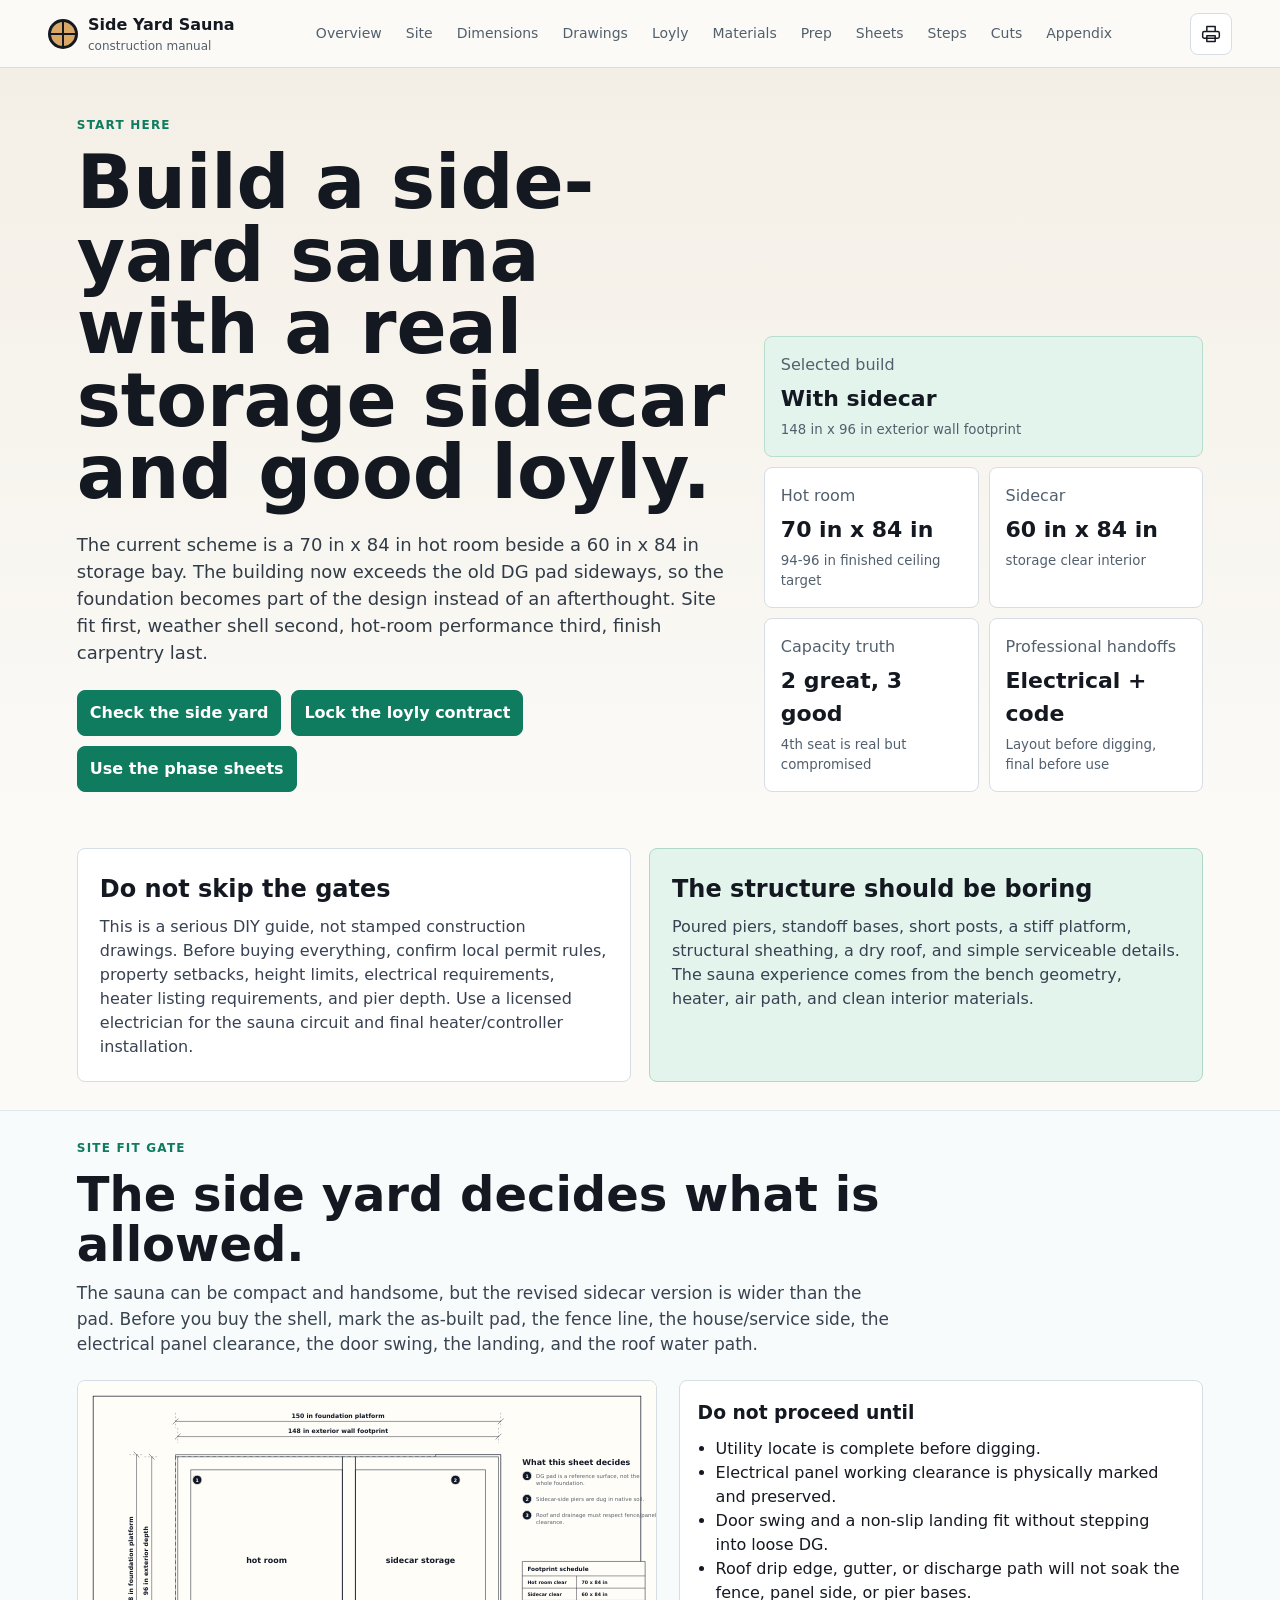
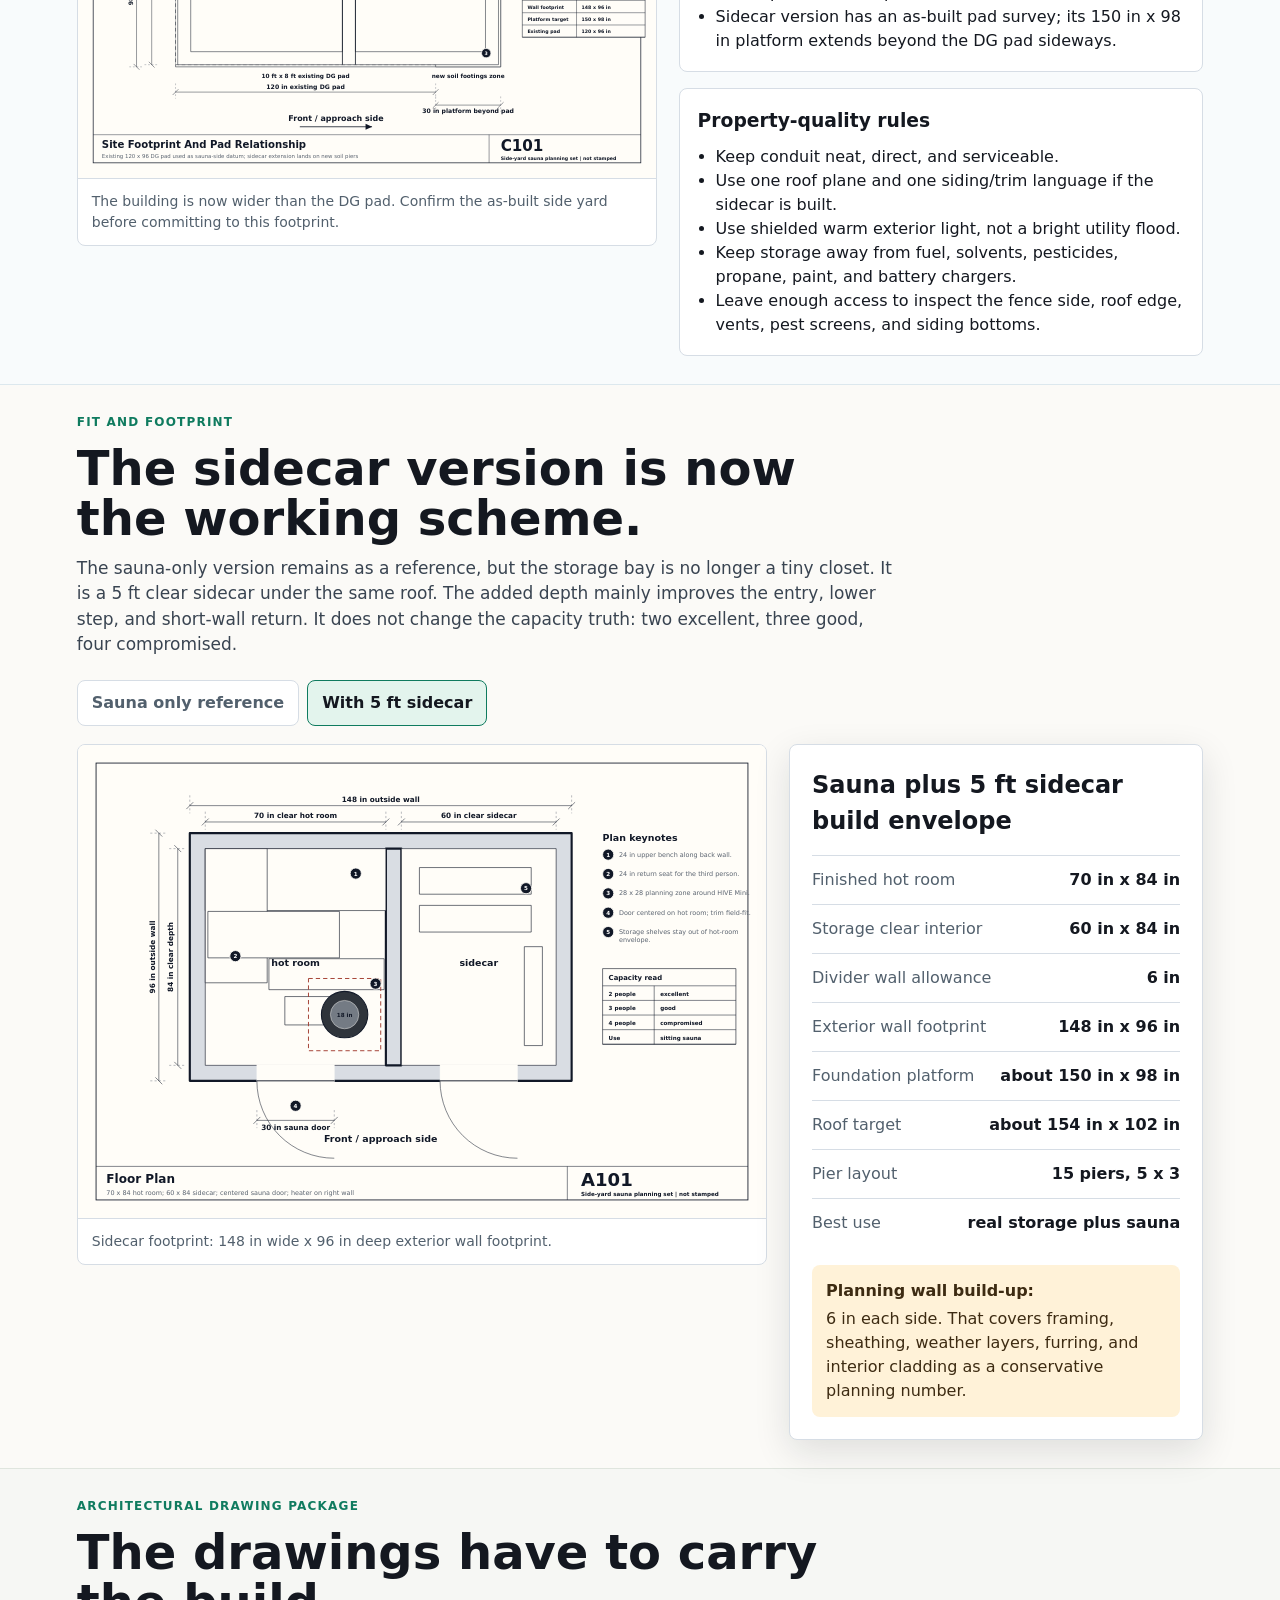
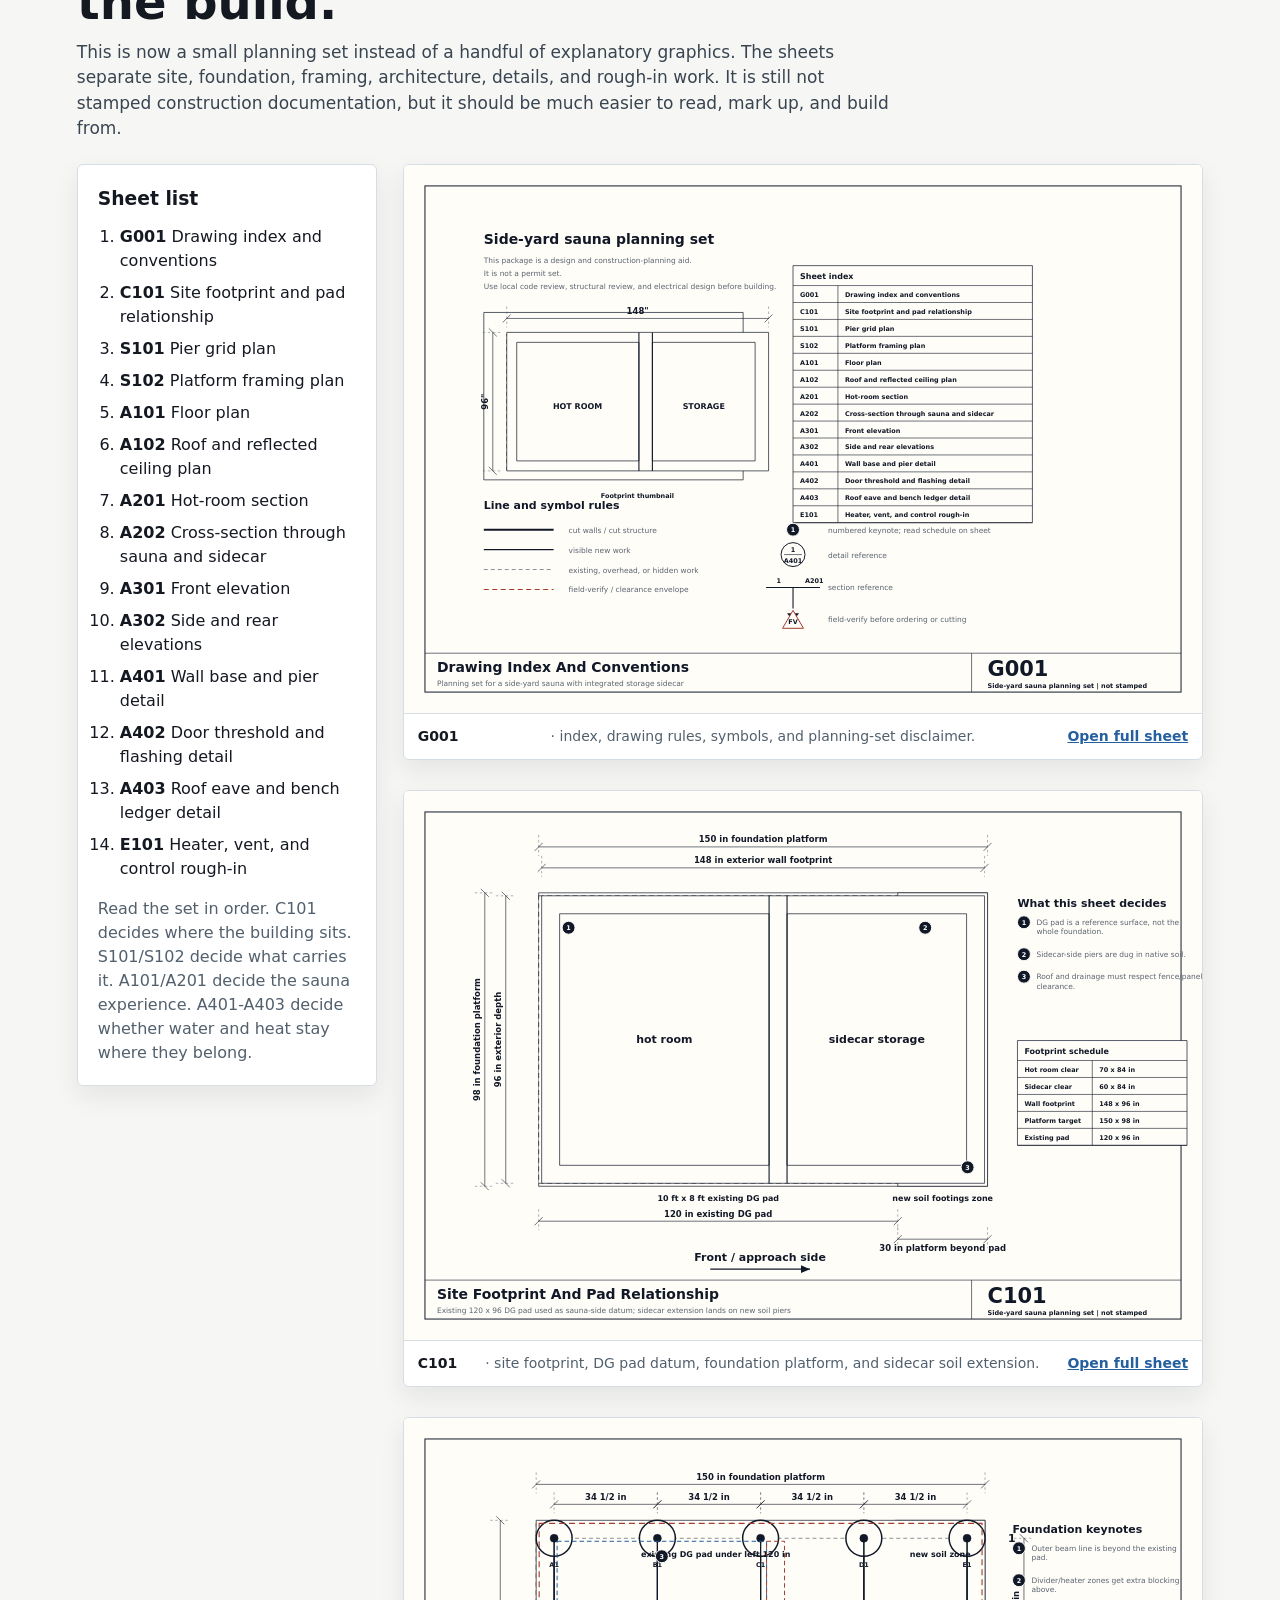
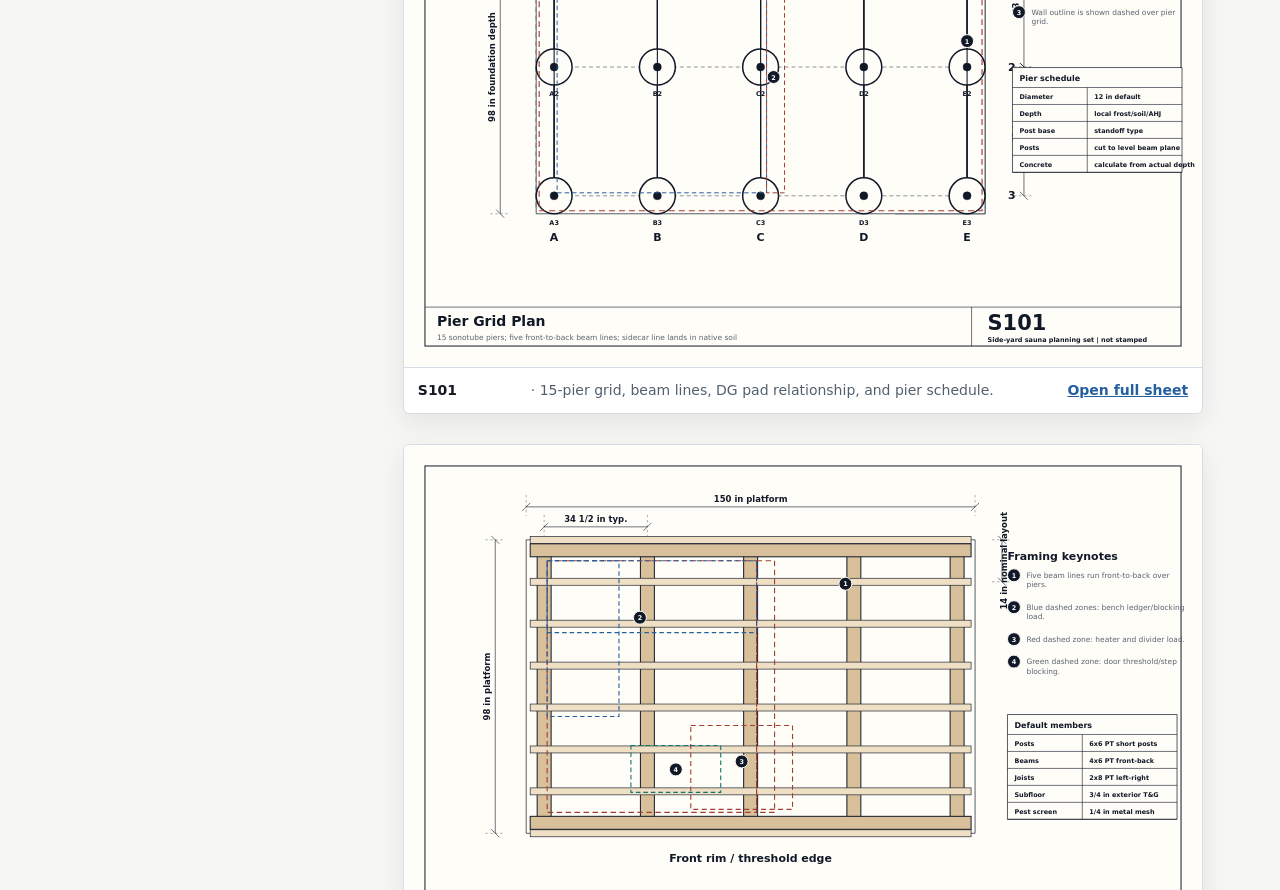
<file: index.html>
<!doctype html>
<html lang="en">
  <head>
    <meta charset="utf-8" />
    <meta name="viewport" content="width=device-width, initial-scale=1" />
    <meta http-equiv="refresh" content="0; url=sauna-manual/" />
    <title>Side Yard Sauna Manual</title>
    <link rel="canonical" href="sauna-manual/" />
  </head>
  <body>
    <p><a href="sauna-manual/">Open the side yard sauna construction manual</a>.</p>
  </body>
</html>
</file>
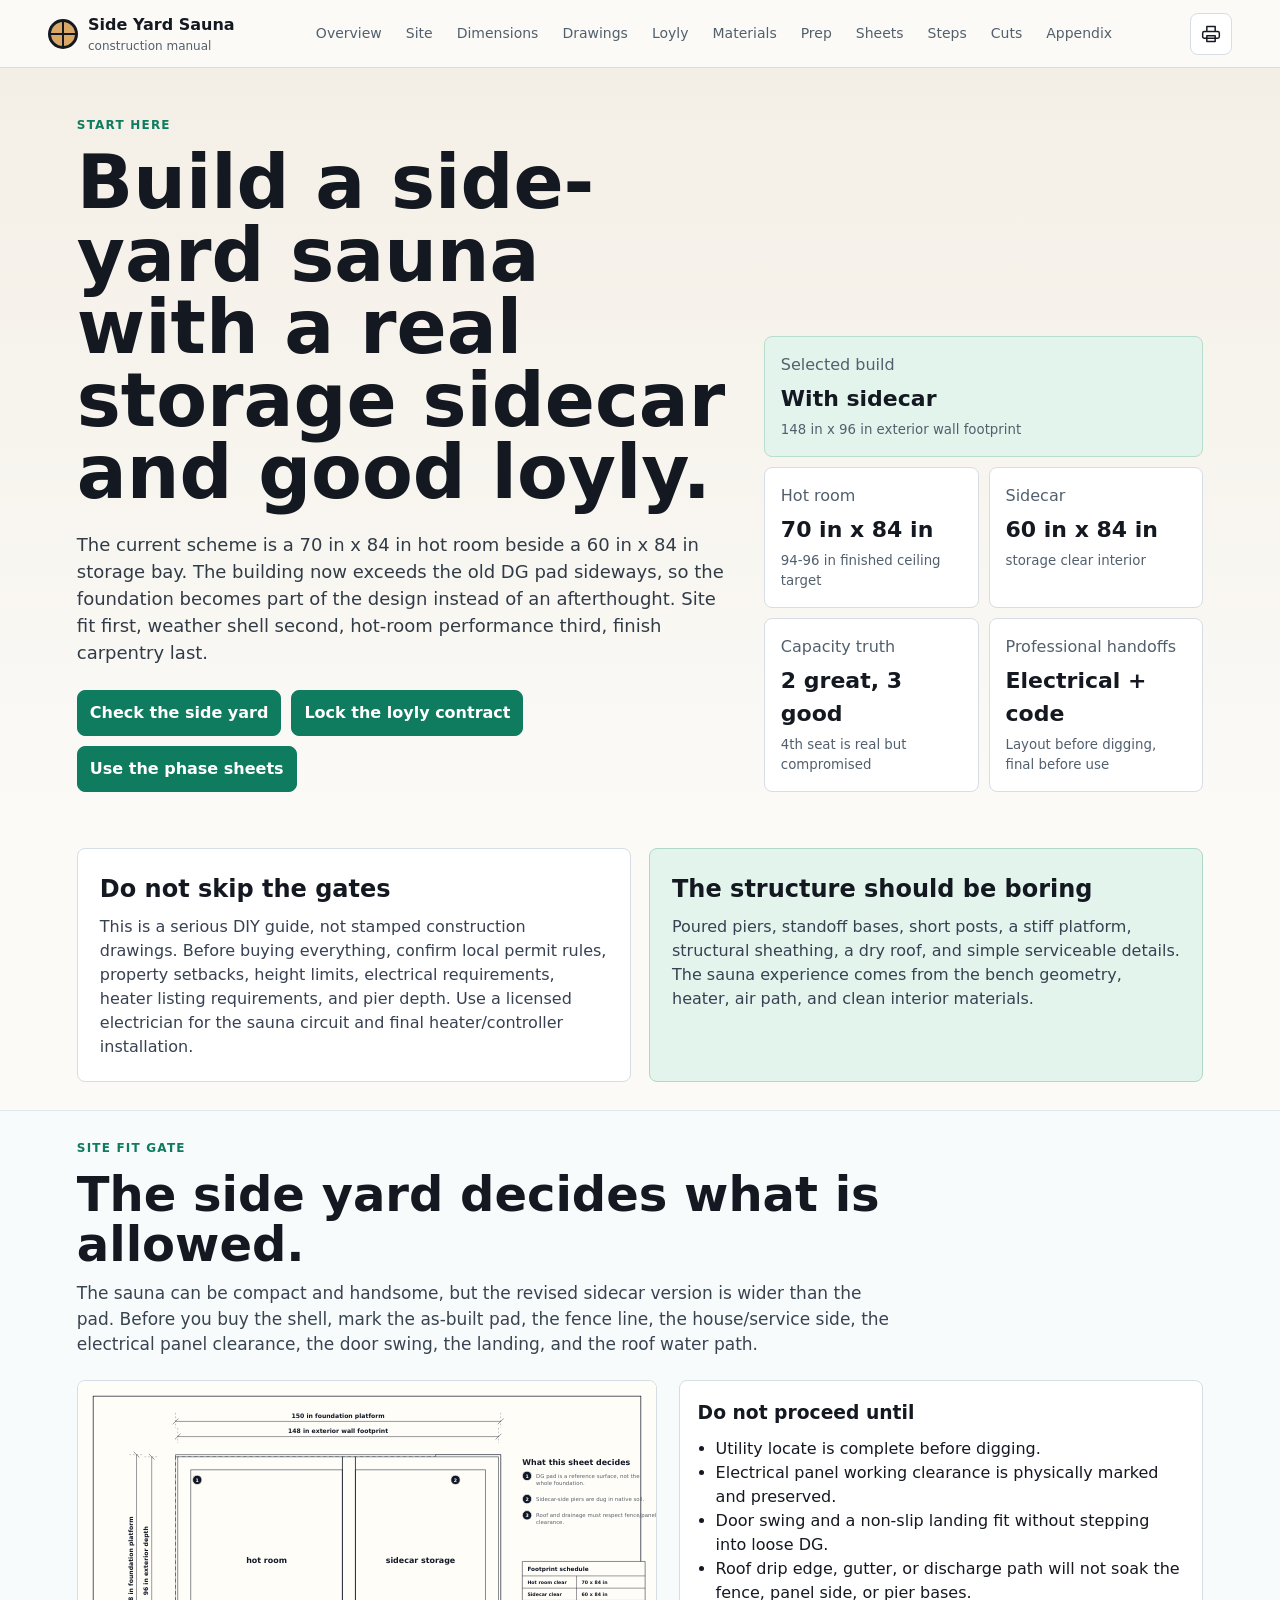
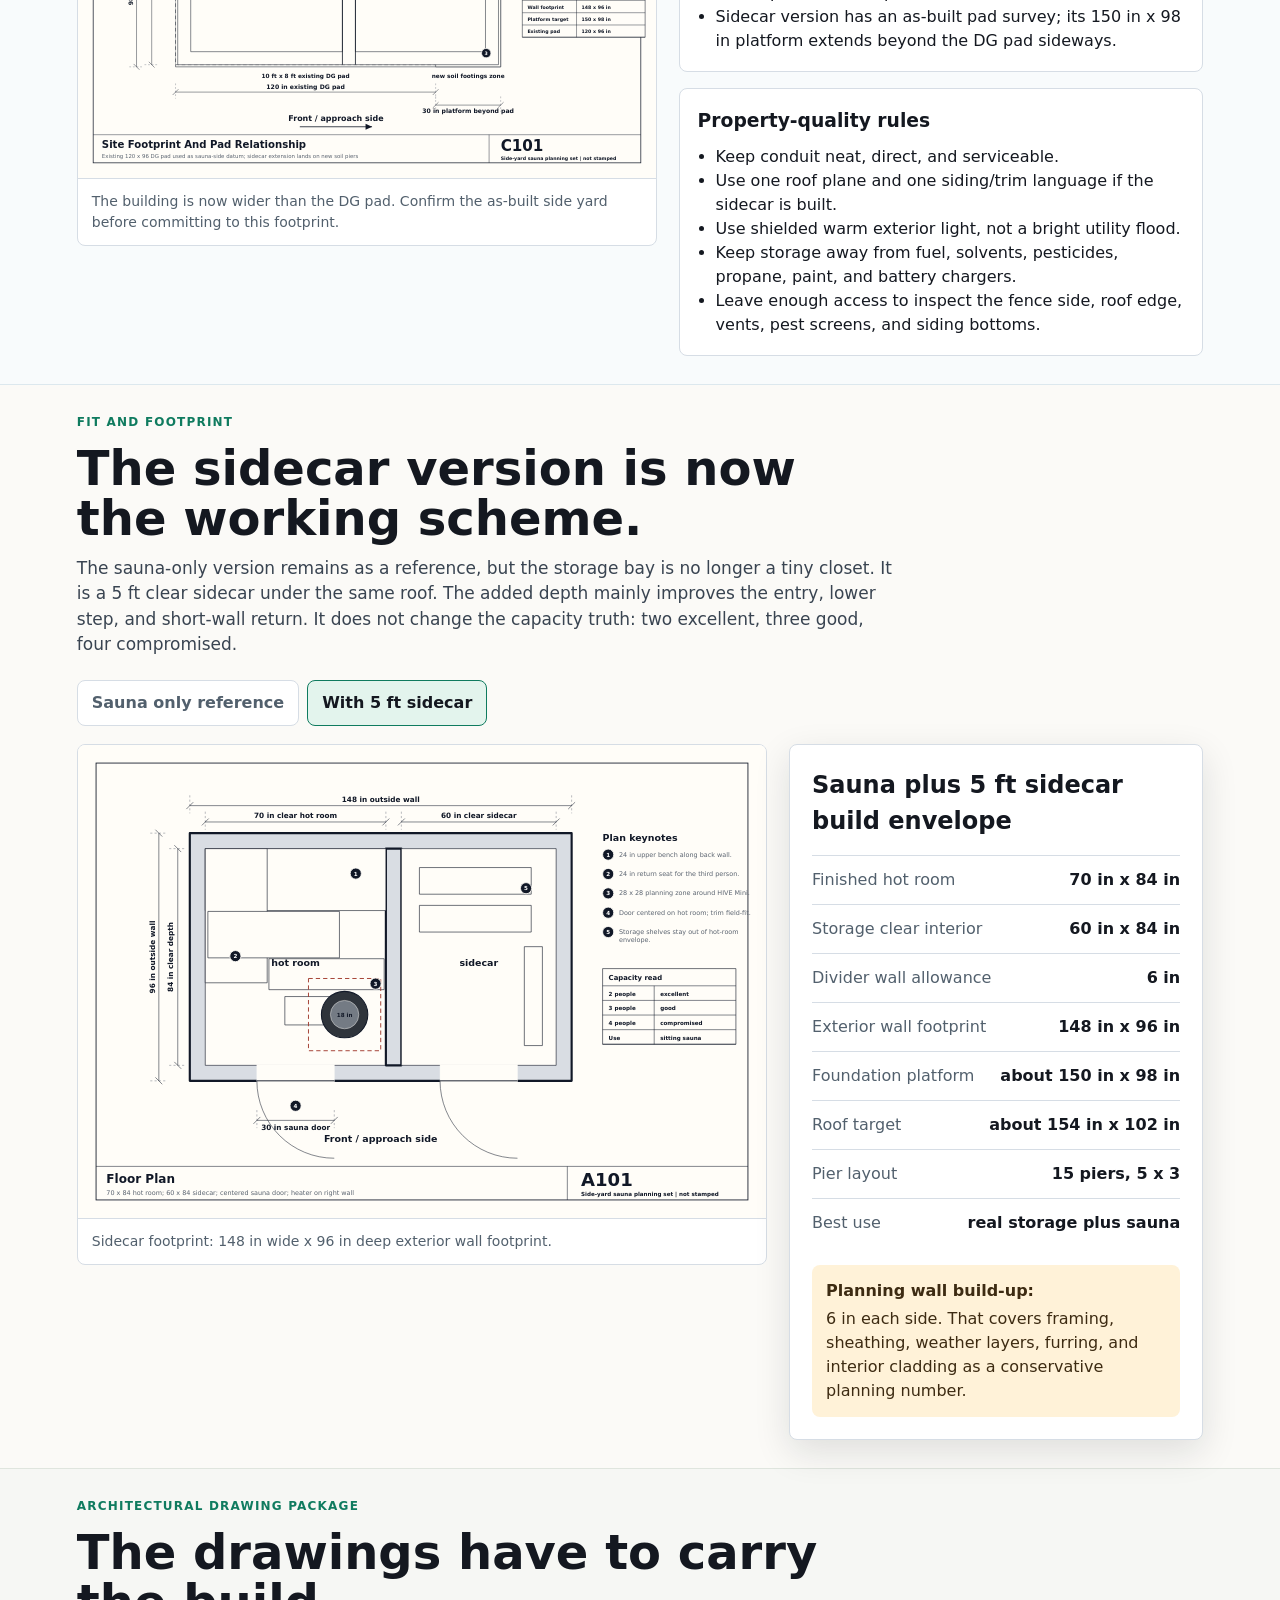
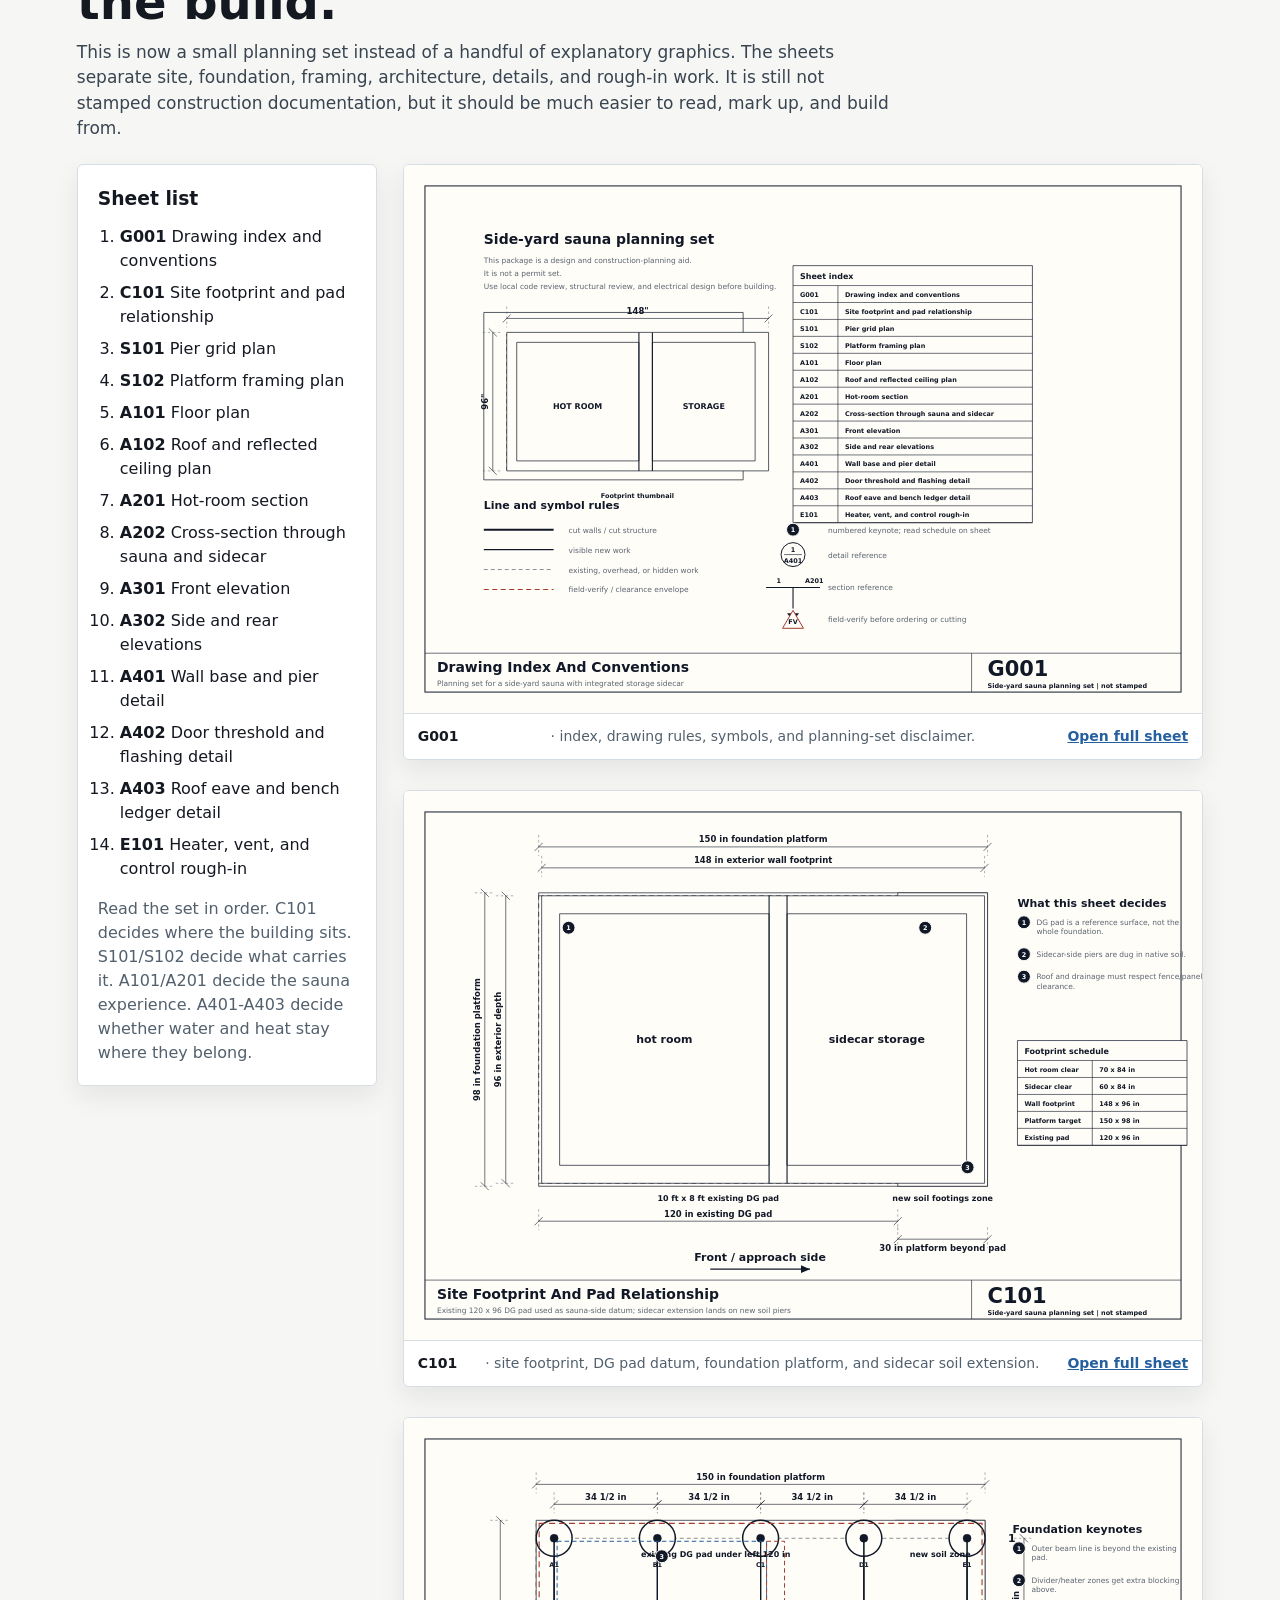
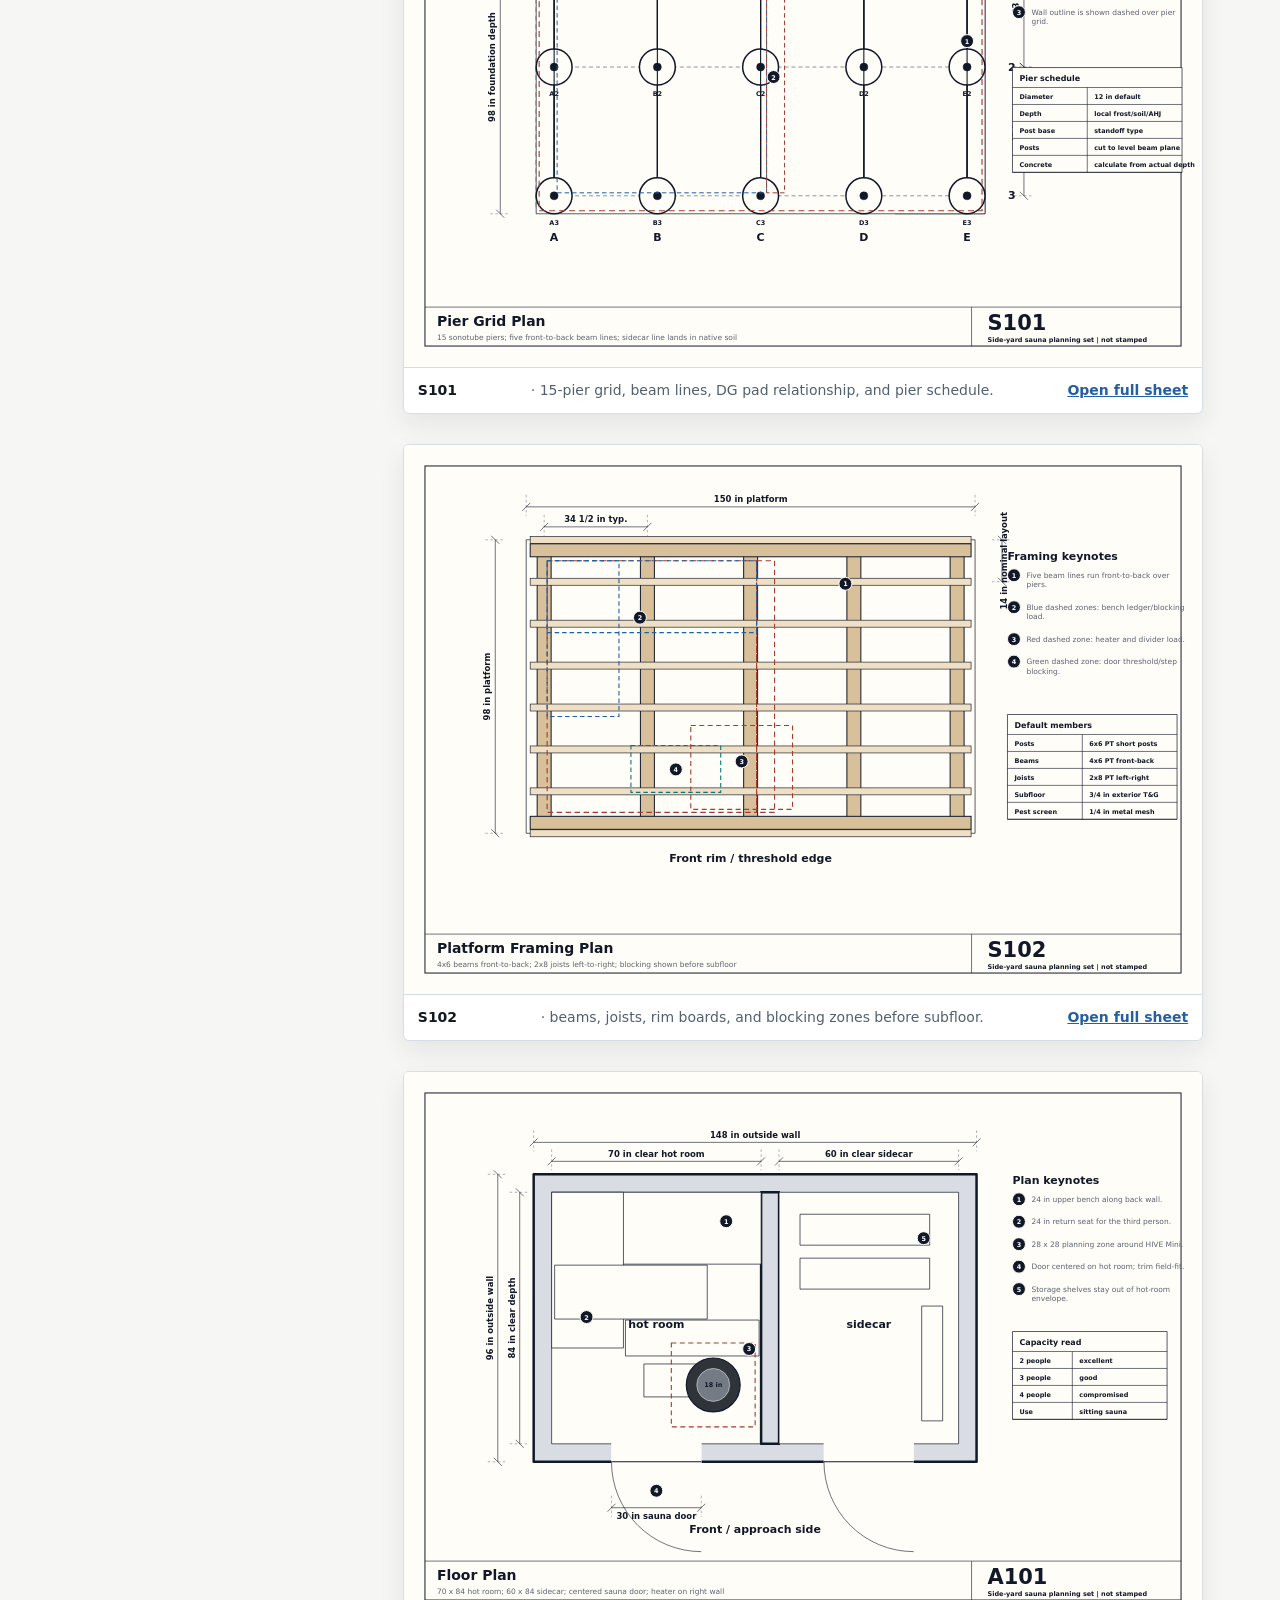
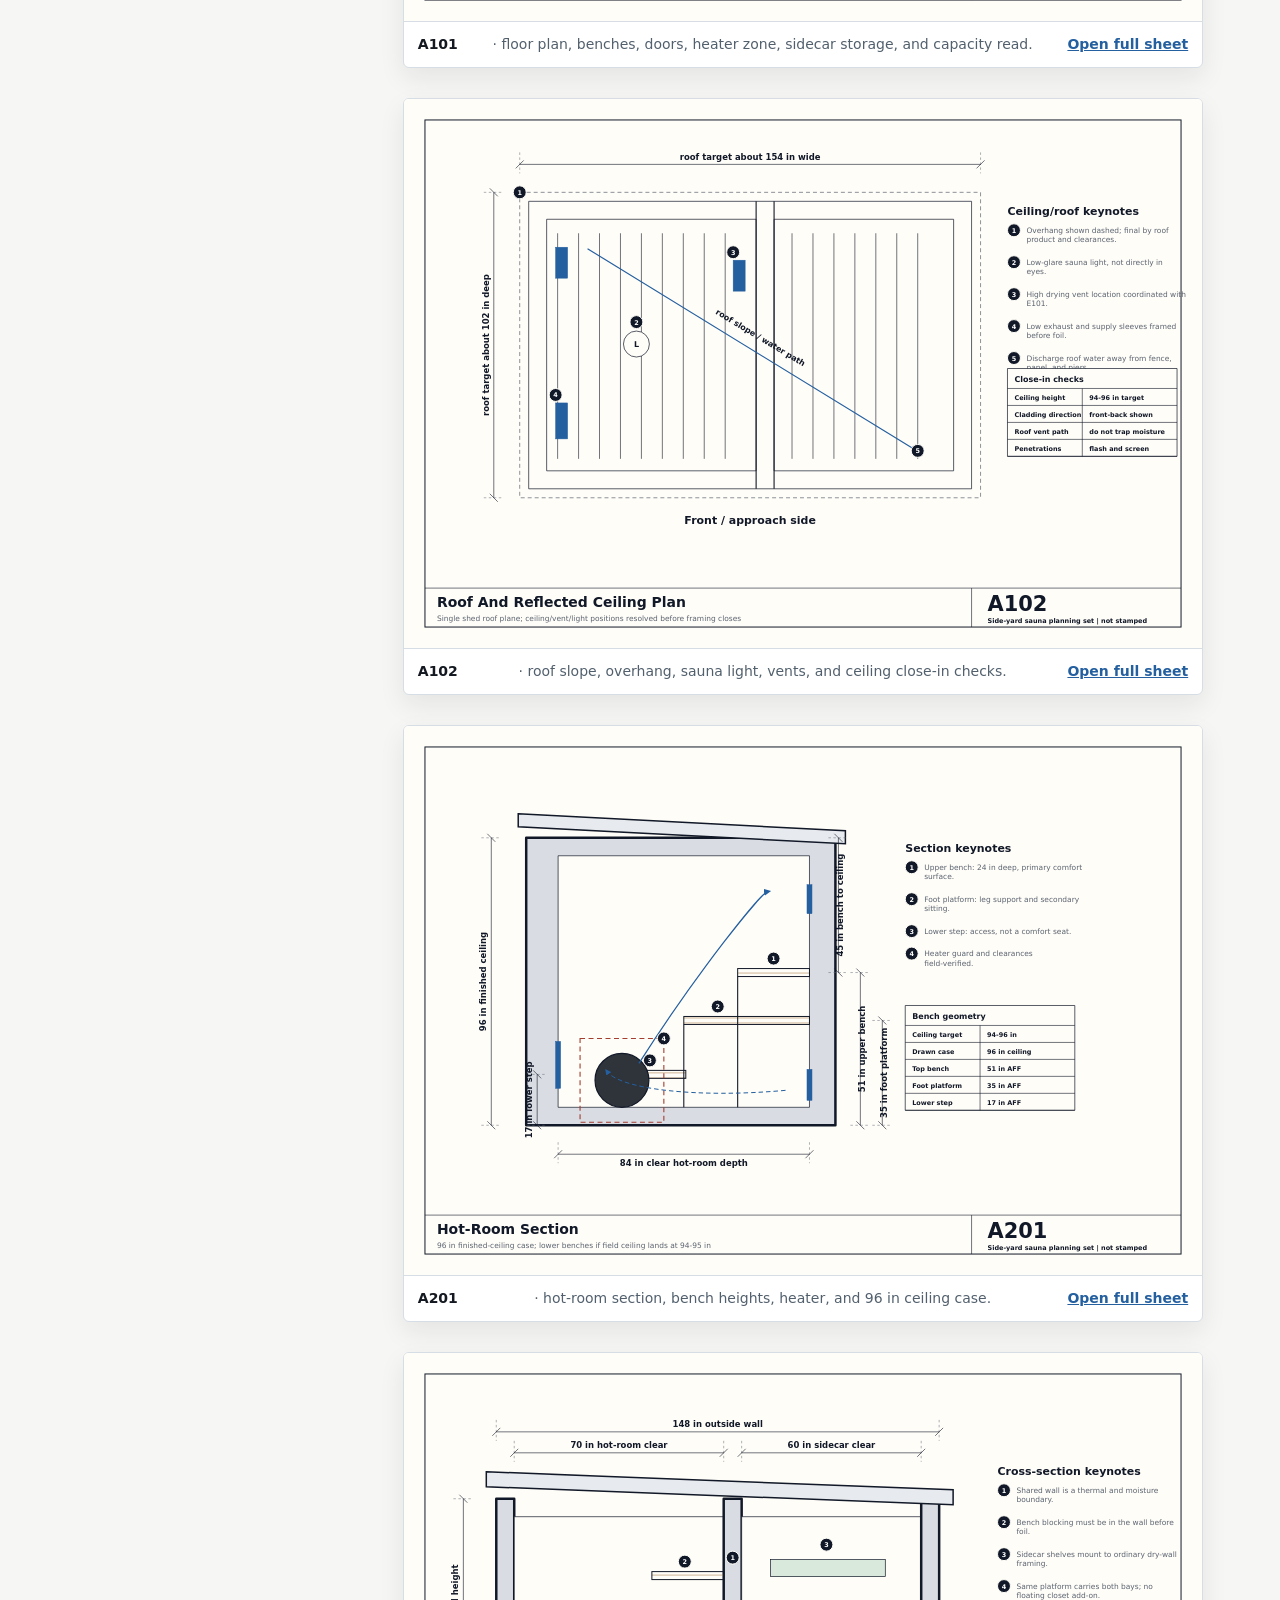
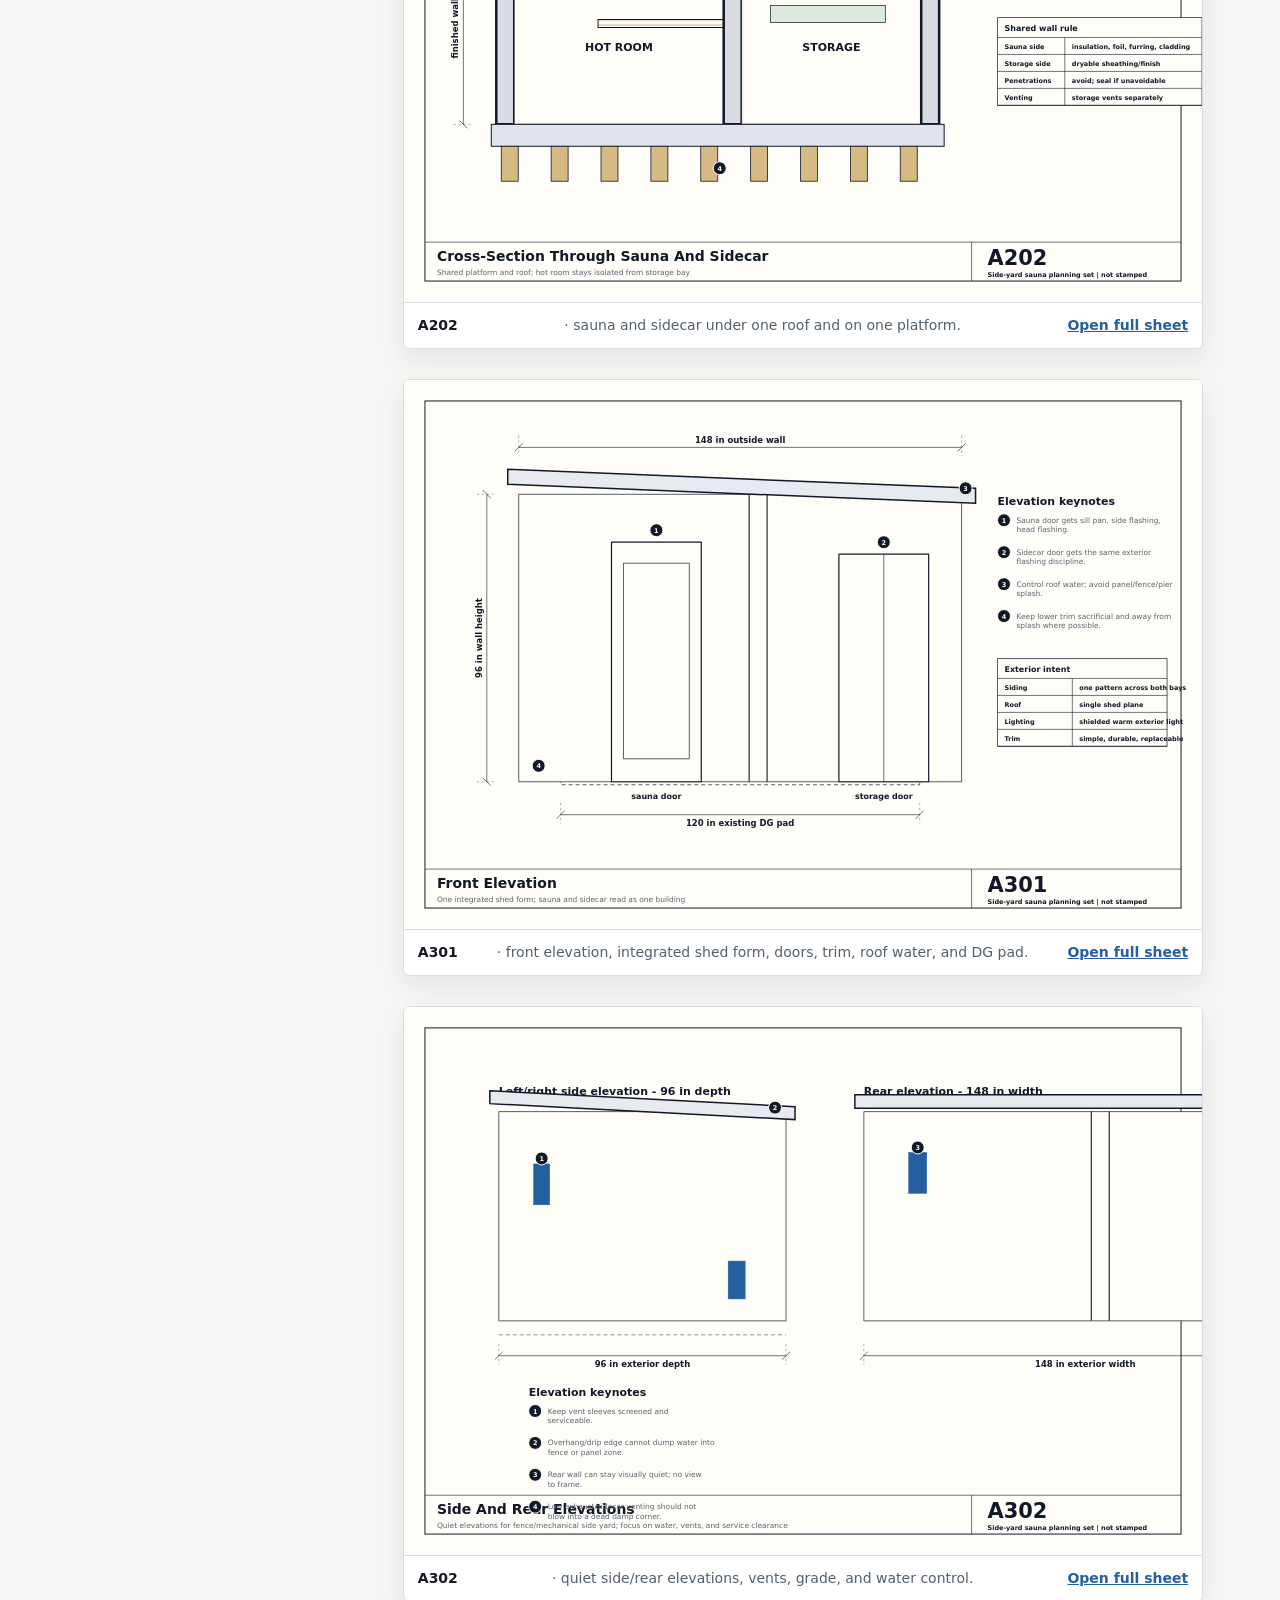
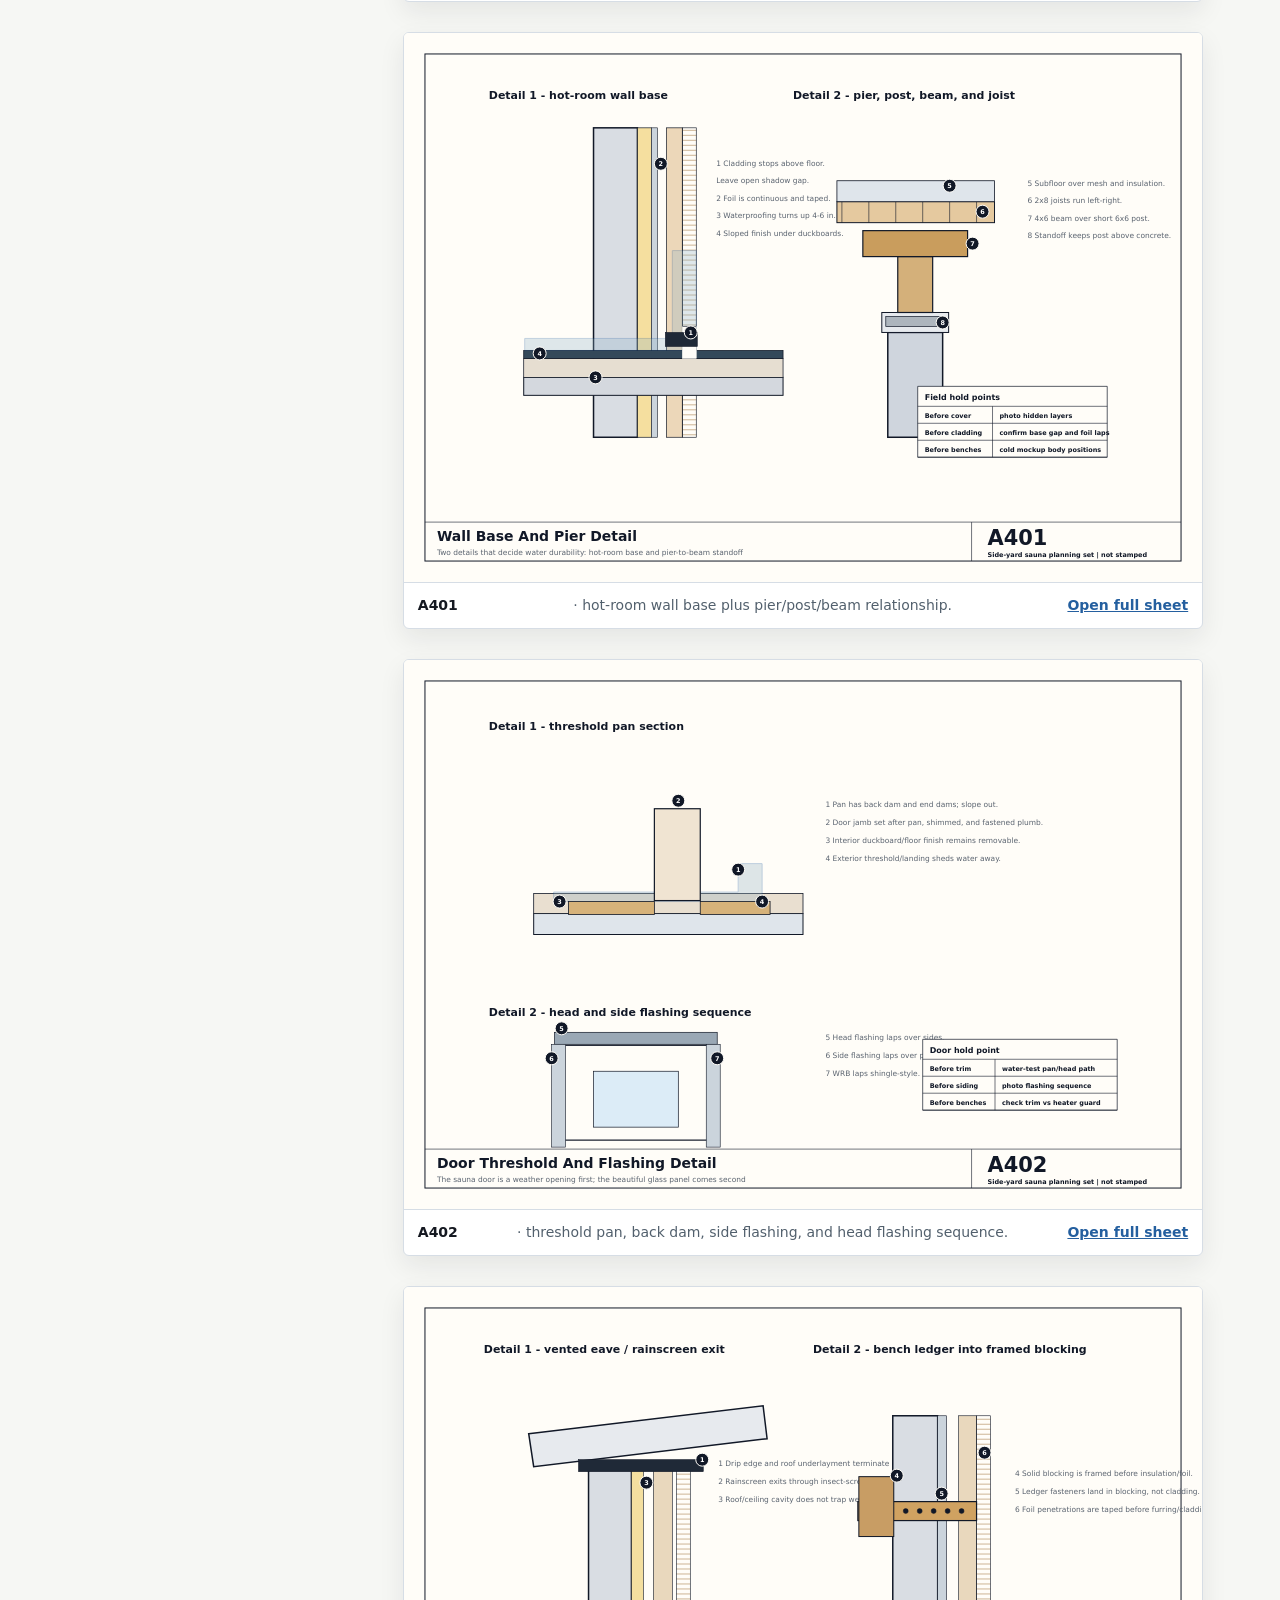
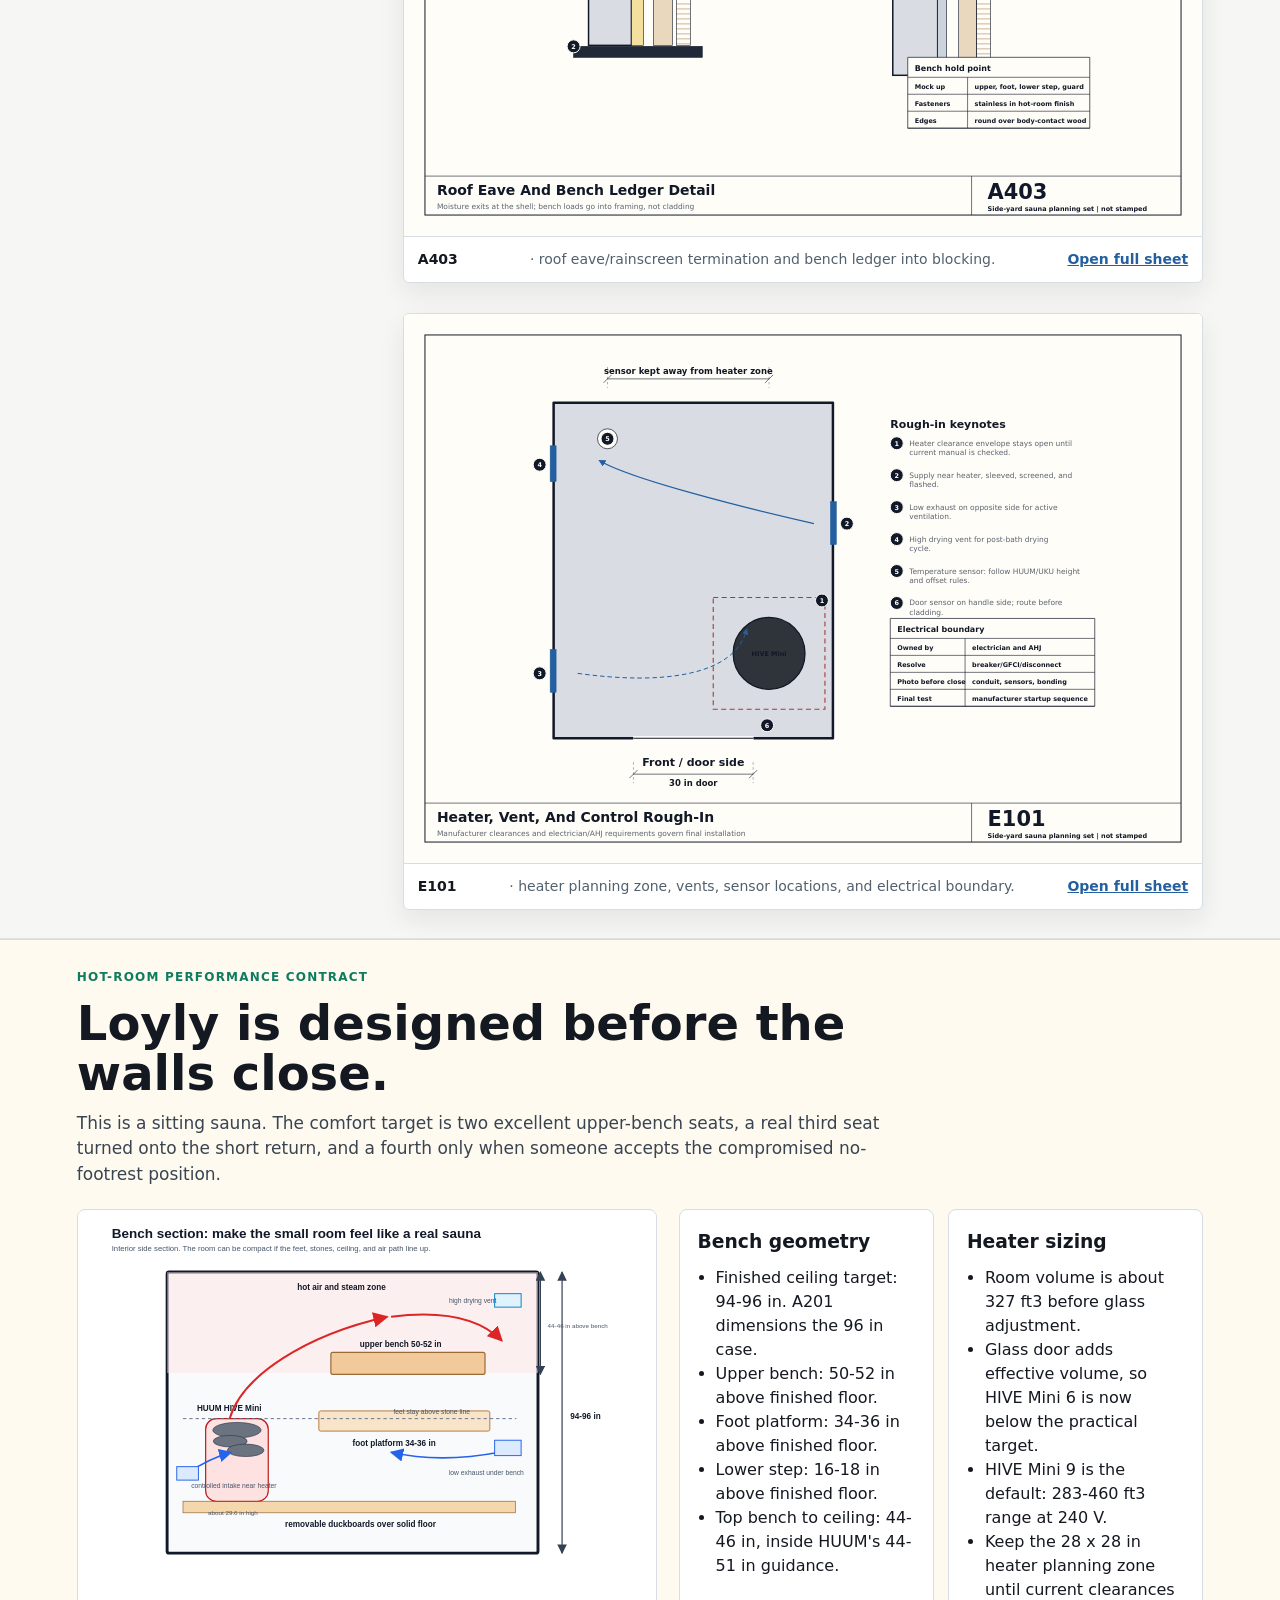
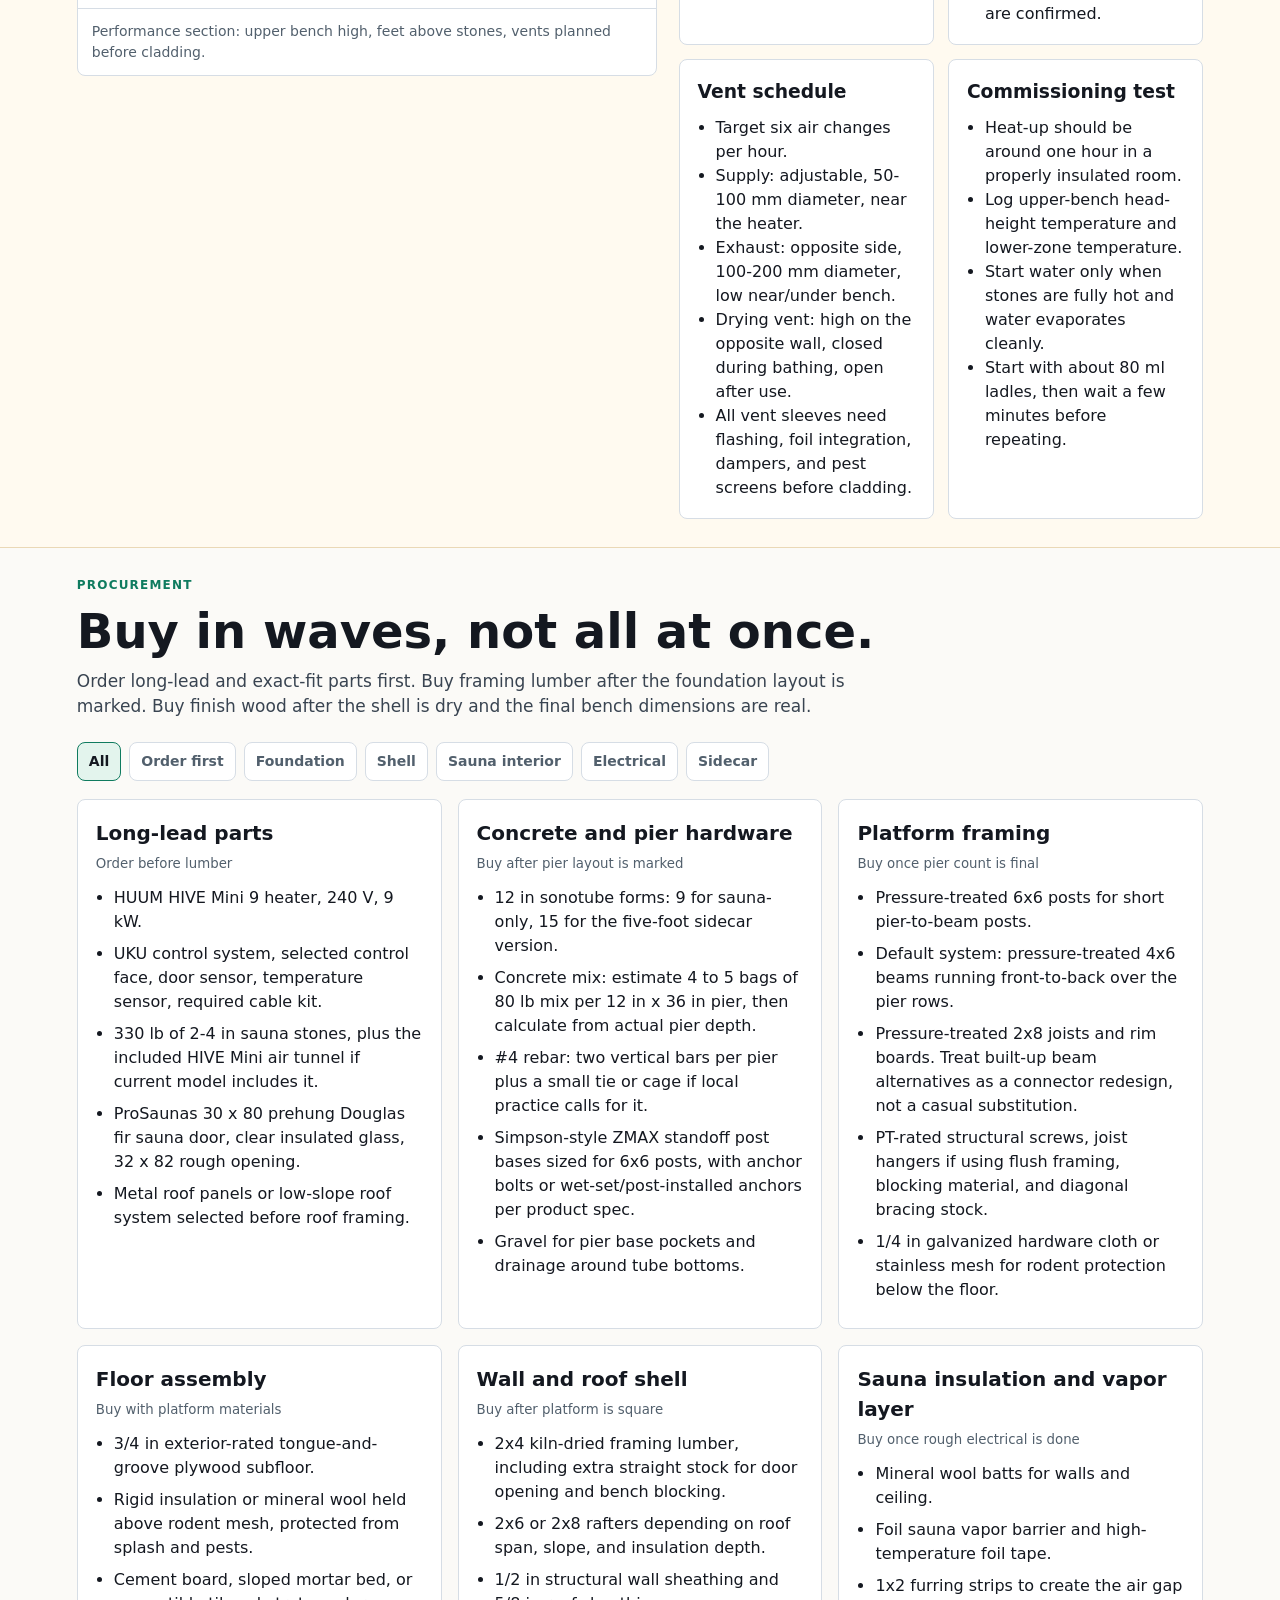
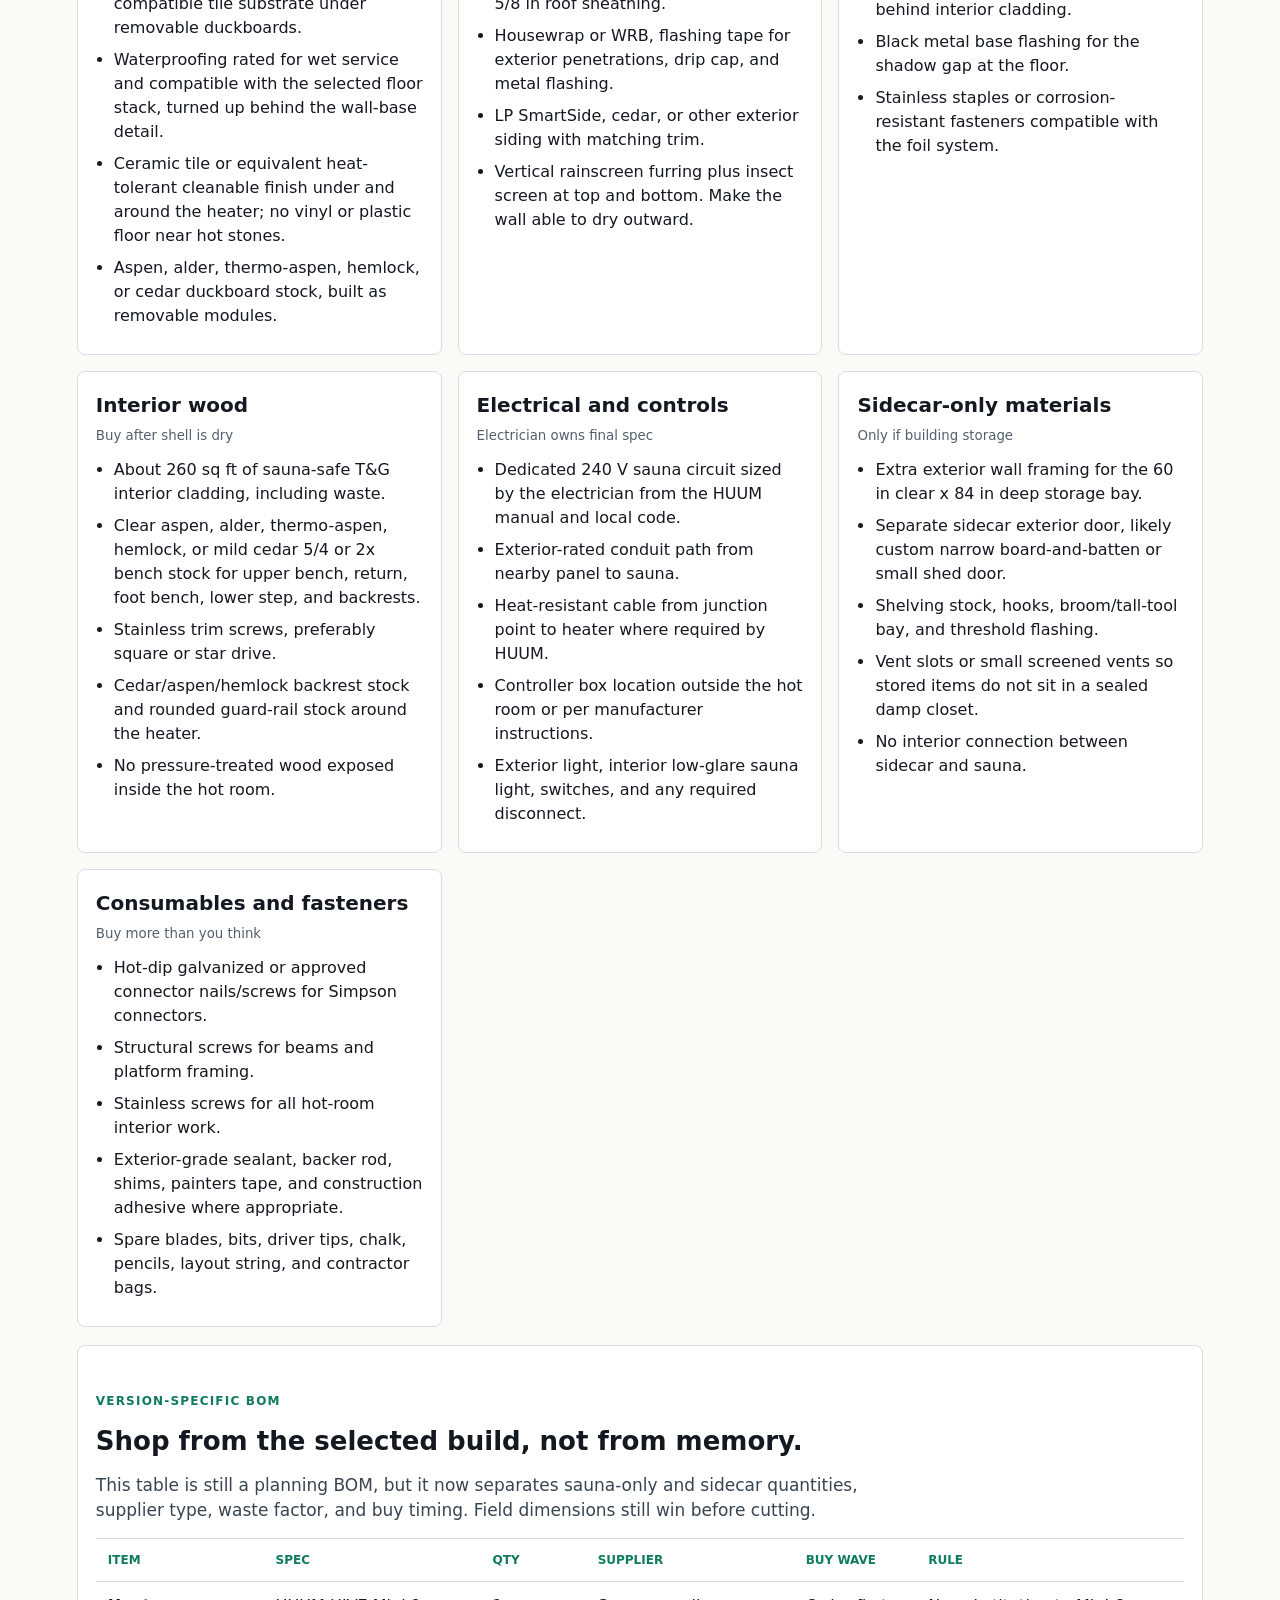
<file: sauna-manual/index.html>
<!doctype html>
<html lang="en">
  <head>
    <meta charset="utf-8" />
    <meta name="viewport" content="width=device-width, initial-scale=1" />
    <title>Side Yard Sauna Construction Manual</title>
    <link rel="stylesheet" href="styles.css" />
  </head>
  <body>
    <header class="topbar">
      <a class="brand" href="#overview" aria-label="Jump to overview">
        <span class="brand-mark" aria-hidden="true"></span>
        <span>
          <strong>Side Yard Sauna</strong>
          <small>construction manual</small>
        </span>
      </a>
      <nav class="topnav" aria-label="Manual sections">
        <a href="#overview">Overview</a>
        <a href="#site">Site</a>
        <a href="#dimensions">Dimensions</a>
        <a href="#drawings">Drawings</a>
        <a href="#performance">Loyly</a>
        <a href="#materials">Materials</a>
        <a href="#prep">Prep</a>
        <a href="#sheets">Sheets</a>
        <a href="#phases">Steps</a>
        <a href="#cuts">Cuts</a>
        <a href="#appendix">Appendix</a>
      </nav>
      <button class="icon-button" id="printButton" type="button" title="Print manual" aria-label="Print manual">
        <svg viewBox="0 0 24 24" aria-hidden="true"><path d="M7 8V3h10v5M6 17H4a2 2 0 0 1-2-2v-4a2 2 0 0 1 2-2h16a2 2 0 0 1 2 2v4a2 2 0 0 1-2 2h-2M7 14h10v7H7zM7 17h10" /></svg>
      </button>
    </header>

    <main>
      <section id="overview" class="manual-hero">
        <div class="hero-copy">
          <p class="eyebrow">Start here</p>
          <h1>Build a side-yard sauna with a real storage sidecar and good loyly.</h1>
          <p>
            The current scheme is a 70 in x 84 in hot room beside a 60 in x 84 in storage bay.
            The building now exceeds the old DG pad sideways, so the foundation becomes part of
            the design instead of an afterthought. Site fit first, weather shell second, hot-room
            performance third, finish carpentry last.
          </p>
          <div class="start-actions" aria-label="Manual quick actions">
            <a href="#site">Check the side yard</a>
            <a href="#performance">Lock the loyly contract</a>
            <a href="#sheets">Use the phase sheets</a>
          </div>
        </div>
        <div class="start-dashboard" aria-label="Project dashboard">
          <div class="dashboard-card selected-version">
            <span>Selected build</span>
            <strong id="dashboardVersion">With sidecar</strong>
            <small id="dashboardFootprint">148 in x 96 in exterior wall footprint</small>
          </div>
          <div class="dashboard-card">
            <span>Hot room</span>
            <strong>70 in x 84 in</strong>
            <small>94-96 in finished ceiling target</small>
          </div>
          <div class="dashboard-card">
            <span>Sidecar</span>
            <strong>60 in x 84 in</strong>
            <small>storage clear interior</small>
          </div>
          <div class="dashboard-card">
            <span>Capacity truth</span>
            <strong>2 great, 3 good</strong>
            <small>4th seat is real but compromised</small>
          </div>
          <div class="dashboard-card">
            <span>Professional handoffs</span>
            <strong>Electrical + code</strong>
            <small>Layout before digging, final before use</small>
          </div>
        </div>
      </section>

      <section class="notice-grid" aria-label="Critical build gates">
        <article class="notice">
          <h2>Do not skip the gates</h2>
          <p>
            This is a serious DIY guide, not stamped construction drawings. Before buying everything,
            confirm local permit rules, property setbacks, height limits, electrical requirements,
            heater listing requirements, and pier depth. Use a licensed electrician for the sauna
            circuit and final heater/controller installation.
          </p>
        </article>
        <article class="notice notice-strong">
          <h2>The structure should be boring</h2>
          <p>
            Poured piers, standoff bases, short posts, a stiff platform, structural sheathing,
            a dry roof, and simple serviceable details. The sauna experience comes from the bench
            geometry, heater, air path, and clean interior materials.
          </p>
        </article>
      </section>

      <section id="site" class="section site-section">
        <div class="section-head">
          <p class="eyebrow">Site fit gate</p>
          <h2>The side yard decides what is allowed.</h2>
          <p>
            The sauna can be compact and handsome, but the revised sidecar version is wider than the pad.
            Before you buy the shell,
            mark the as-built pad, the fence line, the house/service side, the electrical panel
            clearance, the door swing, the landing, and the roof water path.
          </p>
        </div>
        <div class="site-layout">
          <figure class="diagram-frame site-drawing">
            <img src="../diagrams/architectural/arch-c101-site-footprint.svg" alt="Architectural site-fit plan showing the revised sidecar sauna and existing DG pad" />
            <figcaption>The building is now wider than the DG pad. Confirm the as-built side yard before committing to this footprint.</figcaption>
          </figure>
          <div class="site-checks">
            <article>
              <h3>Do not proceed until</h3>
              <ul>
                <li>Utility locate is complete before digging.</li>
                <li>Electrical panel working clearance is physically marked and preserved.</li>
                <li>Door swing and a non-slip landing fit without stepping into loose DG.</li>
                <li>Roof drip edge, gutter, or discharge path will not soak the fence, panel side, or pier bases.</li>
                <li>Sidecar version has an as-built pad survey; its 150 in x 98 in platform extends beyond the DG pad sideways.</li>
              </ul>
            </article>
            <article>
              <h3>Property-quality rules</h3>
              <ul>
                <li>Keep conduit neat, direct, and serviceable.</li>
                <li>Use one roof plane and one siding/trim language if the sidecar is built.</li>
                <li>Use shielded warm exterior light, not a bright utility flood.</li>
                <li>Keep storage away from fuel, solvents, pesticides, propane, paint, and battery chargers.</li>
                <li>Leave enough access to inspect the fence side, roof edge, vents, pest screens, and siding bottoms.</li>
              </ul>
            </article>
          </div>
        </div>
      </section>

      <section id="dimensions" class="section">
        <div class="section-head">
          <p class="eyebrow">Fit and footprint</p>
          <h2>The sidecar version is now the working scheme.</h2>
          <p>
            The sauna-only version remains as a reference, but the storage bay is no longer a tiny closet.
            It is a 5 ft clear sidecar under the same roof. The added depth mainly improves the entry,
            lower step, and short-wall return. It does not change the capacity truth: two excellent,
            three good, four compromised.
          </p>
        </div>

        <div class="segmented-control" role="tablist" aria-label="Choose build version">
          <button class="segment" id="version-sauna" type="button" role="tab" aria-selected="false" data-version="sauna">Sauna only reference</button>
          <button class="segment is-active" id="version-sidecar" type="button" role="tab" aria-selected="true" data-version="sidecar">With 5 ft sidecar</button>
        </div>

        <div class="dimension-layout">
          <figure class="diagram-frame">
            <img id="versionDiagram" src="../diagrams/architectural/arch-a101-revised-floor-plan.svg" alt="Revised architectural floor plan" />
            <figcaption id="versionCaption">Sidecar footprint: 148 in wide x 96 in deep exterior wall footprint.</figcaption>
          </figure>
          <div class="dimension-panel">
            <h3 id="versionTitle">Sauna-only build envelope</h3>
            <dl id="dimensionList" class="dimension-list"></dl>
            <div class="callout">
              <strong>Planning wall build-up:</strong>
              <span>6 in each side. That covers framing, sheathing, weather layers, furring, and interior cladding as a conservative planning number.</span>
            </div>
          </div>
        </div>
      </section>

      <section id="drawings" class="section drawing-section">
        <div class="section-head">
          <p class="eyebrow">Architectural drawing package</p>
          <h2>The drawings have to carry the build.</h2>
          <p>
            This is now a small planning set instead of a handful of explanatory graphics.
            The sheets separate site, foundation, framing, architecture, details, and rough-in work.
            It is still not stamped construction documentation, but it should be much easier to read,
            mark up, and build from.
          </p>
        </div>
        <div class="drawing-package">
          <aside class="sheet-list">
            <h3>Sheet list</h3>
            <ol>
              <li><strong>G001</strong> Drawing index and conventions</li>
              <li><strong>C101</strong> Site footprint and pad relationship</li>
              <li><strong>S101</strong> Pier grid plan</li>
              <li><strong>S102</strong> Platform framing plan</li>
              <li><strong>A101</strong> Floor plan</li>
              <li><strong>A102</strong> Roof and reflected ceiling plan</li>
              <li><strong>A201</strong> Hot-room section</li>
              <li><strong>A202</strong> Cross-section through sauna and sidecar</li>
              <li><strong>A301</strong> Front elevation</li>
              <li><strong>A302</strong> Side and rear elevations</li>
              <li><strong>A401</strong> Wall base and pier detail</li>
              <li><strong>A402</strong> Door threshold and flashing detail</li>
              <li><strong>A403</strong> Roof eave and bench ledger detail</li>
              <li><strong>E101</strong> Heater, vent, and control rough-in</li>
            </ol>
            <p>
              Read the set in order. C101 decides where the building sits. S101/S102 decide what carries it.
              A101/A201 decide the sauna experience. A401-A403 decide whether water and heat stay where they belong.
            </p>
          </aside>
          <div class="drawing-grid">
            <figure class="drawing-card">
              <img src="../diagrams/architectural/arch-g001-drawing-index.svg" alt="Drawing index and conventions sheet" />
              <figcaption><strong>G001</strong> · index, drawing rules, symbols, and planning-set disclaimer. <a href="../diagrams/architectural/arch-g001-drawing-index.svg">Open full sheet</a></figcaption>
            </figure>
            <figure class="drawing-card">
              <img src="../diagrams/architectural/arch-c101-site-footprint.svg" alt="Site footprint drawing showing DG pad and sidecar soil extension" />
              <figcaption><strong>C101</strong> · site footprint, DG pad datum, foundation platform, and sidecar soil extension. <a href="../diagrams/architectural/arch-c101-site-footprint.svg">Open full sheet</a></figcaption>
            </figure>
            <figure class="drawing-card">
              <img src="../diagrams/architectural/arch-s101-foundation-pier-grid.svg" alt="Pier grid drawing for sidecar sauna foundation" />
              <figcaption><strong>S101</strong> · 15-pier grid, beam lines, DG pad relationship, and pier schedule. <a href="../diagrams/architectural/arch-s101-foundation-pier-grid.svg">Open full sheet</a></figcaption>
            </figure>
            <figure class="drawing-card">
              <img src="../diagrams/architectural/arch-s102-platform-framing-plan.svg" alt="Platform framing plan with beams joists and blocking zones" />
              <figcaption><strong>S102</strong> · beams, joists, rim boards, and blocking zones before subfloor. <a href="../diagrams/architectural/arch-s102-platform-framing-plan.svg">Open full sheet</a></figcaption>
            </figure>
            <figure class="drawing-card">
              <img src="../diagrams/architectural/arch-a101-revised-floor-plan.svg" alt="Architectural floor plan for revised sidecar sauna" />
              <figcaption><strong>A101</strong> · floor plan, benches, doors, heater zone, sidecar storage, and capacity read. <a href="../diagrams/architectural/arch-a101-revised-floor-plan.svg">Open full sheet</a></figcaption>
            </figure>
            <figure class="drawing-card">
              <img src="../diagrams/architectural/arch-a102-roof-ceiling-plan.svg" alt="Roof and reflected ceiling plan for sidecar sauna" />
              <figcaption><strong>A102</strong> · roof slope, overhang, sauna light, vents, and ceiling close-in checks. <a href="../diagrams/architectural/arch-a102-roof-ceiling-plan.svg">Open full sheet</a></figcaption>
            </figure>
            <figure class="drawing-card">
              <img src="../diagrams/architectural/arch-a201-hot-room-section.svg" alt="Hot room section showing bench heights and air path" />
              <figcaption><strong>A201</strong> · hot-room section, bench heights, heater, and 96 in ceiling case. <a href="../diagrams/architectural/arch-a201-hot-room-section.svg">Open full sheet</a></figcaption>
            </figure>
            <figure class="drawing-card">
              <img src="../diagrams/architectural/arch-a202-cross-section.svg" alt="Cross section through sauna and sidecar" />
              <figcaption><strong>A202</strong> · sauna and sidecar under one roof and on one platform. <a href="../diagrams/architectural/arch-a202-cross-section.svg">Open full sheet</a></figcaption>
            </figure>
            <figure class="drawing-card">
              <img src="../diagrams/architectural/arch-a301-front-elevation.svg" alt="Front elevation of sauna and sidecar" />
              <figcaption><strong>A301</strong> · front elevation, integrated shed form, doors, trim, roof water, and DG pad. <a href="../diagrams/architectural/arch-a301-front-elevation.svg">Open full sheet</a></figcaption>
            </figure>
            <figure class="drawing-card">
              <img src="../diagrams/architectural/arch-a302-side-rear-elevations.svg" alt="Side and rear elevations of sidecar sauna" />
              <figcaption><strong>A302</strong> · quiet side/rear elevations, vents, grade, and water control. <a href="../diagrams/architectural/arch-a302-side-rear-elevations.svg">Open full sheet</a></figcaption>
            </figure>
            <figure class="drawing-card">
              <img src="../diagrams/architectural/arch-a401-floor-wall-base-detail.svg" alt="Wall base and pier construction detail" />
              <figcaption><strong>A401</strong> · hot-room wall base plus pier/post/beam relationship. <a href="../diagrams/architectural/arch-a401-floor-wall-base-detail.svg">Open full sheet</a></figcaption>
            </figure>
            <figure class="drawing-card">
              <img src="../diagrams/architectural/arch-a402-door-threshold-flashing.svg" alt="Door threshold and flashing detail" />
              <figcaption><strong>A402</strong> · threshold pan, back dam, side flashing, and head flashing sequence. <a href="../diagrams/architectural/arch-a402-door-threshold-flashing.svg">Open full sheet</a></figcaption>
            </figure>
            <figure class="drawing-card">
              <img src="../diagrams/architectural/arch-a403-roof-eave-bench-ledger.svg" alt="Roof eave and bench ledger detail" />
              <figcaption><strong>A403</strong> · roof eave/rainscreen termination and bench ledger into blocking. <a href="../diagrams/architectural/arch-a403-roof-eave-bench-ledger.svg">Open full sheet</a></figcaption>
            </figure>
            <figure class="drawing-card">
              <img src="../diagrams/architectural/arch-e101-heater-vent-control.svg" alt="Heater ventilation and control rough-in diagram" />
              <figcaption><strong>E101</strong> · heater planning zone, vents, sensor locations, and electrical boundary. <a href="../diagrams/architectural/arch-e101-heater-vent-control.svg">Open full sheet</a></figcaption>
            </figure>
          </div>
        </div>
      </section>

      <section id="performance" class="section performance-section">
        <div class="section-head">
          <p class="eyebrow">Hot-room performance contract</p>
          <h2>Loyly is designed before the walls close.</h2>
          <p>
            This is a sitting sauna. The comfort target is two excellent upper-bench seats,
            a real third seat turned onto the short return, and a fourth only when someone accepts
            the compromised no-footrest position.
          </p>
        </div>
        <div class="performance-layout">
          <figure class="diagram-frame loyly-frame">
            <img src="../diagrams/side-yard-sauna-loyly-section.svg" alt="Loyly section showing bench height, foot platform, heater stone line, and warm air zone" />
            <figcaption>Performance section: upper bench high, feet above stones, vents planned before cladding.</figcaption>
          </figure>
          <div class="contract-grid">
            <article>
              <h3>Bench geometry</h3>
              <ul>
                <li>Finished ceiling target: 94-96 in. A201 dimensions the 96 in case.</li>
                <li>Upper bench: 50-52 in above finished floor.</li>
                <li>Foot platform: 34-36 in above finished floor.</li>
                <li>Lower step: 16-18 in above finished floor.</li>
                <li>Top bench to ceiling: 44-46 in, inside HUUM's 44-51 in guidance.</li>
              </ul>
            </article>
            <article>
              <h3>Heater sizing</h3>
              <ul>
                <li>Room volume is about 327 ft3 before glass adjustment.</li>
                <li>Glass door adds effective volume, so HIVE Mini 6 is now below the practical target.</li>
                <li>HIVE Mini 9 is the default: 283-460 ft3 range at 240 V.</li>
                <li>Keep the 28 x 28 in heater planning zone until current clearances are confirmed.</li>
              </ul>
            </article>
            <article>
              <h3>Vent schedule</h3>
              <ul>
                <li>Target six air changes per hour.</li>
                <li>Supply: adjustable, 50-100 mm diameter, near the heater.</li>
                <li>Exhaust: opposite side, 100-200 mm diameter, low near/under bench.</li>
                <li>Drying vent: high on the opposite wall, closed during bathing, open after use.</li>
                <li>All vent sleeves need flashing, foil integration, dampers, and pest screens before cladding.</li>
              </ul>
            </article>
            <article>
              <h3>Commissioning test</h3>
              <ul>
                <li>Heat-up should be around one hour in a properly insulated room.</li>
                <li>Log upper-bench head-height temperature and lower-zone temperature.</li>
                <li>Start water only when stones are fully hot and water evaporates cleanly.</li>
                <li>Start with about 80 ml ladles, then wait a few minutes before repeating.</li>
              </ul>
            </article>
          </div>
        </div>
      </section>

      <section id="materials" class="section">
        <div class="section-head">
          <p class="eyebrow">Procurement</p>
          <h2>Buy in waves, not all at once.</h2>
          <p>
            Order long-lead and exact-fit parts first. Buy framing lumber after the foundation layout is marked.
            Buy finish wood after the shell is dry and the final bench dimensions are real.
          </p>
        </div>
        <div class="filter-row" aria-label="Material filters">
          <button class="filter is-active" type="button" data-filter="all">All</button>
          <button class="filter" type="button" data-filter="order-first">Order first</button>
          <button class="filter" type="button" data-filter="foundation">Foundation</button>
          <button class="filter" type="button" data-filter="shell">Shell</button>
          <button class="filter" type="button" data-filter="sauna">Sauna interior</button>
          <button class="filter" type="button" data-filter="electrical">Electrical</button>
          <button class="filter" type="button" data-filter="sidecar">Sidecar</button>
        </div>
        <div id="materialsGrid" class="materials-grid"></div>
        <div class="bom-panel">
          <div class="section-head compact-head">
            <p class="eyebrow">Version-specific BOM</p>
            <h3>Shop from the selected build, not from memory.</h3>
            <p>
              This table is still a planning BOM, but it now separates sauna-only and sidecar quantities,
              supplier type, waste factor, and buy timing. Field dimensions still win before cutting.
            </p>
          </div>
          <div id="bomTable" class="bom-table"></div>
        </div>
      </section>

      <section id="prep" class="section prep-section">
        <div class="section-head">
          <p class="eyebrow">Before the build</p>
          <h2>Make the job easier before the first hole is dug.</h2>
          <p>
            The hard part is not one exotic detail. It is sequencing. Lock the exact-fit parts first,
            buy rough materials in waves, rent the annoying tools only when you are ready, and keep
            every fastener matched to its material and location.
          </p>
        </div>

        <div class="prep-grid">
          <article class="prep-card">
            <div class="prep-card-head">
              <span>01</span>
              <h3>Procurement waves</h3>
            </div>
            <div id="procurementList" class="procurement-list"></div>
          </article>
          <article class="prep-card">
            <div class="prep-card-head">
              <span>02</span>
              <h3>Tools, rentals, and safety</h3>
            </div>
            <div id="toolList" class="tool-list"></div>
          </article>
          <article class="prep-card prep-card-wide">
            <div class="prep-card-head">
              <span>03</span>
              <h3>Fastener and hardware schedule</h3>
            </div>
            <div id="fastenerSchedule" class="fastener-schedule"></div>
          </article>
        </div>

        <div class="field-rules">
          <h3>Field rules</h3>
          <ul>
            <li>Buy the heater and door from real specs. Buy finish wood from real field dimensions.</li>
            <li>Keep pressure-treated lumber structural and hidden. Keep hot-room contact surfaces sauna-safe.</li>
            <li>Use manufacturer connector fasteners in connectors. Generic screws are not the same thing.</li>
            <li>Photograph every concealed layer: pier layout, platform blocking, wall blocking, wiring, foil seams.</li>
            <li>Stop after each dry-in layer and ask: if water gets here, where does it go?</li>
            <li>Mock up the heater, door trim, and bench return before cutting the final bench slats.</li>
          </ul>
        </div>
        <div class="trip-panel">
          <div class="section-head compact-head">
            <p class="eyebrow">Trip sheets</p>
            <h3>Buy by work package.</h3>
            <p>
              The goal is to avoid a driveway full of finish lumber while the concrete is still wrong,
              or a rented mixer sitting idle because the pier layout was not ready.
            </p>
          </div>
          <div id="tripSheets" class="trip-sheets"></div>
        </div>
      </section>

      <section id="sheets" class="section sheets-section">
        <div class="section-head">
          <p class="eyebrow">Assembly sheets</p>
          <h2>Use sheets, not vibes.</h2>
          <p>
            Each sheet names the assembly, the parts in play, the field method, the inspection target,
            and the point where you stop. This is the layer that turns the plan into something buildable.
          </p>
        </div>
        <div class="sheet-toolbar" aria-label="Manual tools">
          <button class="utility-button" type="button" id="expandAll">Expand all phases</button>
          <button class="utility-button" type="button" id="collapseAll">Collapse all phases</button>
          <button class="utility-button" type="button" id="resetProgress">Reset progress</button>
          <button class="utility-button" type="button" id="nextIncomplete">Next incomplete check</button>
        </div>
        <div id="assemblySheets" class="assembly-sheets"></div>

        <div class="calculator-grid">
          <article class="calculator-card">
            <h3>Concrete bag calculator</h3>
            <div class="calc-row">
              <label>Diameter <input id="pierDiameter" type="number" min="6" max="24" value="12" /> in</label>
              <label>Depth <input id="pierDepth" type="number" min="12" max="72" value="36" /> in</label>
              <label>Piers <input id="pierCount" type="number" min="1" max="24" value="15" /> count</label>
            </div>
            <p id="concreteResult" class="calc-result"></p>
          </article>
          <article class="calculator-card">
            <h3>Square layout checker</h3>
            <div class="calc-row">
              <label>Width <input id="layoutWidth" type="number" min="1" value="150" /> in</label>
              <label>Depth <input id="layoutDepth" type="number" min="1" value="98" /> in</label>
            </div>
            <p id="diagonalResult" class="calc-result"></p>
          </article>
        </div>
      </section>

      <section id="phases" class="section">
        <div class="section-head">
          <p class="eyebrow">Build sequence</p>
          <h2>The whole build, in the order I would actually do it.</h2>
          <p>
            Each phase has the job, the exact moves, the hold point, and the common mistake.
            Checkboxes save in this browser.
          </p>
        </div>
        <div class="progress-wrap">
          <div class="progress-label"><span id="progressText">0 of 0 phase checks complete</span><span id="progressPercent">0%</span></div>
          <div class="progress-track"><div id="progressFill" class="progress-fill"></div></div>
        </div>
        <div id="phaseList" class="phase-list"></div>
      </section>

      <section id="cuts" class="section">
        <div class="section-head">
          <p class="eyebrow">Cuts and assemblies</p>
          <h2>Starter cut lists.</h2>
          <p>
            These are ordering and layout cuts, not a substitute for field measuring. Mark the actual frame,
            confirm squareness, then cut the finish pieces.
          </p>
        </div>
        <div class="cut-layout">
          <div id="cutList" class="cut-list"></div>
          <aside class="cut-note">
            <h3>Field-fit rules</h3>
            <ul>
              <li>Cut posts only after piers and bases are set.</li>
              <li>Cut door trim only after the prehung door is on site.</li>
              <li>Cut bench slats after heater guard and door trim are mocked up.</li>
              <li>Do not cut all interior cladding to length before checking the actual dry shell.</li>
            </ul>
          </aside>
        </div>
      </section>

      <section id="appendix" class="section">
        <div class="section-head">
          <p class="eyebrow">Appendix</p>
          <h2>Details that keep the build from getting weird later.</h2>
        </div>
        <div class="appendix-grid">
          <article>
            <h3>Electrical handoff</h3>
            <p>
              Plan for the HUUM HIVE Mini 9, UKU control system, heat-resistant power cable, sensor wiring,
              weather-rated equipment, grounding/bonding, disconnect, and a clean conduit path from the nearby panel.
              The electrician and AHJ must resolve breaker, GFCI/RCD, conductor, raceway, disconnect, and permit choices.
              Do not use generic relays or bypass sauna safety controls.
            </p>
          </article>
          <article>
            <h3>Ventilation</h3>
            <p>
              Use an adjustable intake near the heater and a low exhaust under or near the bench on the opposite
              side. Add a high drying vent that opens after use and stays closed during bathing. The door gap helps,
              but it is not the whole air plan. Vent sleeves belong in framing, foil, flashing, and pest-screen details.
            </p>
          </article>
          <article>
            <h3>Water and cleaning</h3>
            <p>
              Build a solid, cleanable, heat-tolerant floor under removable duckboards. Give water a deliberate place
              to go, turn waterproofing up behind the wall base, and keep the wall perimeter inspectable.
            </p>
          </article>
          <article>
            <h3>Fastener rules</h3>
            <p>
              Use stainless fasteners inside the hot room. Use hot-dip galvanized or Simpson-approved connector
              fasteners outside and anywhere pressure-treated lumber is involved. Do not use drywall screws.
            </p>
          </article>
          <article>
            <h3>Source notes</h3>
            <p>
              The heater, door, and connector assumptions come from current manufacturer specs and manuals.
              Final electrical and structural choices still need local code and product-specific confirmation.
            </p>
            <ul class="source-list">
              <li><a href="https://huumsauna.com/product/hive-mini-electric-sauna-heater/">HUUM HIVE Mini specs</a></li>
              <li><a href="https://huumsauna.com/wp-content/uploads/2023/06/huum-hive-manual-us.pdf">HUUM HIVE US manual</a></li>
              <li><a href="https://huumsauna.com/wp-content/uploads/2023/03/huum-uku-4-1-manual-us.pdf">HUUM UKU US manual</a></li>
              <li><a href="https://havenofheat.com/collections/wood-sauna-doors/products/prosaunas-solid-fir-w-clear-glass-window-prehung-sauna-door?variant=42627725885605#specifications">ProSaunas prehung sauna door specs</a></li>
              <li><a href="https://www.strongtie.com/resources/product-installers-guide/landing">Simpson Strong-Tie installer guide index</a></li>
            </ul>
          </article>
          <article>
            <h3>Decision log</h3>
            <p>
              Current recommendation: build the sidecar only if the storage value is worth expanding the foundation
              beyond the DG pad. The better version is not a bigger sauna experience; it is a better property object:
              sauna plus a real exterior closet under one disciplined roof.
            </p>
          </article>
        </div>
      </section>
    </main>

    <footer class="footer">
      <p>Draft manual generated for the compact side-yard sauna concept. Verify all dimensions on site before purchase and cutting.</p>
    </footer>

    <script src="app.js"></script>
  </body>
</html>
</file>
<file: sauna-manual/styles.css>
:root {
  color-scheme: light;
  --ink: #141820;
  --muted: #52606d;
  --line: #d6dde5;
  --paper: #f7f3ec;
  --panel: #ffffff;
  --wood: #d9a766;
  --wood-dark: #8b5e2f;
  --green: #0f7b5f;
  --green-soft: #e3f4ed;
  --blue: #245f9f;
  --blue-soft: #e6f0fb;
  --amber: #a86400;
  --amber-soft: #fff2d8;
  --red: #b4232a;
  --red-soft: #fde8e8;
  --shadow: 0 12px 36px rgba(20, 24, 32, 0.12);
  --radius: 8px;
}

* {
  box-sizing: border-box;
}

html {
  scroll-behavior: smooth;
}

body {
  margin: 0;
  background: #fbfaf7;
  color: var(--ink);
  font-family: Inter, ui-sans-serif, system-ui, -apple-system, BlinkMacSystemFont, "Segoe UI", sans-serif;
  line-height: 1.5;
}

a {
  color: var(--blue);
}

img {
  display: block;
  max-width: 100%;
}

button {
  font: inherit;
}

.topbar {
  position: sticky;
  top: 0;
  z-index: 10;
  display: flex;
  align-items: center;
  gap: 18px;
  min-height: 68px;
  padding: 10px clamp(18px, 4vw, 48px);
  background: rgba(251, 250, 247, 0.94);
  border-bottom: 1px solid var(--line);
  backdrop-filter: blur(14px);
}

.brand {
  display: inline-flex;
  align-items: center;
  gap: 10px;
  min-width: 190px;
  color: var(--ink);
  text-decoration: none;
}

.brand small {
  display: block;
  color: var(--muted);
  font-size: 12px;
}

.brand-mark {
  width: 30px;
  height: 30px;
  border: 3px solid var(--ink);
  border-radius: 50%;
  background:
    linear-gradient(90deg, transparent 46%, var(--ink) 47%, var(--ink) 53%, transparent 54%),
    linear-gradient(0deg, transparent 46%, var(--ink) 47%, var(--ink) 53%, transparent 54%),
    var(--wood);
}

.topnav {
  display: flex;
  flex: 1;
  justify-content: center;
  gap: 4px;
}

.topnav a {
  padding: 8px 10px;
  color: var(--muted);
  font-size: 14px;
  text-decoration: none;
}

.topnav a:hover {
  color: var(--ink);
}

.icon-button {
  display: inline-grid;
  place-items: center;
  width: 42px;
  height: 42px;
  border: 1px solid var(--line);
  border-radius: var(--radius);
  background: var(--panel);
  color: var(--ink);
  cursor: pointer;
}

.icon-button svg {
  width: 20px;
  height: 20px;
  fill: none;
  stroke: currentColor;
  stroke-width: 1.8;
  stroke-linecap: round;
  stroke-linejoin: round;
}

main {
  padding-bottom: 56px;
}

.manual-hero {
  display: grid;
  grid-template-columns: minmax(0, 1.2fr) minmax(280px, 0.8fr);
  gap: 28px;
  padding: 48px clamp(18px, 6vw, 80px) 28px;
  background: linear-gradient(180deg, #f4efe6 0%, #fbfaf7 100%);
}

.hero-copy h1 {
  max-width: 920px;
  margin: 0;
  font-size: clamp(36px, 6vw, 74px);
  line-height: 0.98;
  letter-spacing: 0;
}

.hero-copy p:not(.eyebrow) {
  max-width: 780px;
  margin: 22px 0 0;
  color: #313b47;
  font-size: 18px;
}

.eyebrow {
  margin: 0 0 12px;
  color: var(--green);
  font-size: 12px;
  font-weight: 800;
  letter-spacing: 0.1em;
  text-transform: uppercase;
}

.start-actions {
  display: flex;
  flex-wrap: wrap;
  gap: 10px;
  margin-top: 24px;
}

.start-actions a,
.utility-button {
  border: 1px solid var(--green);
  border-radius: var(--radius);
  background: var(--green);
  color: #fff;
  font-weight: 800;
  text-decoration: none;
  cursor: pointer;
}

.start-actions a {
  padding: 10px 12px;
}

.utility-button {
  padding: 9px 12px;
}

.start-actions a:hover,
.utility-button:hover {
  background: #0b614b;
}

.start-dashboard {
  align-self: end;
  display: grid;
  grid-template-columns: 1fr 1fr;
  gap: 10px;
}

.dashboard-card,
.notice,
.dimension-panel,
.materials-card,
.bom-panel,
.phase,
.cut-group,
.cut-note,
.prep-card,
  .field-rules,
  .trip-card,
  .assembly-sheet,
  .calculator-card,
.appendix-grid article {
  border: 1px solid var(--line);
  border-radius: var(--radius);
  background: var(--panel);
  box-shadow: var(--shadow);
  min-width: 0;
}

.diagram-frame,
.site-checks article,
.contract-grid article,
.prep-card,
.field-rules,
.trip-panel,
.trip-card,
.tool-kit,
.phase,
.cut-note {
  min-width: 0;
}

.dashboard-card {
  padding: 16px;
  box-shadow: none;
}

.dashboard-card span,
.dimension-list dt,
.materials-card small,
.phase-meta,
.source-list {
  color: var(--muted);
}

.dashboard-card strong {
  display: block;
  margin-top: 5px;
  font-size: 22px;
}

.dashboard-card small {
  display: block;
  margin-top: 5px;
  color: var(--muted);
}

.selected-version {
  grid-column: 1 / -1;
  background: var(--green-soft);
  border-color: #b8dccd;
}

.notice-grid,
.section {
  padding: 28px clamp(18px, 6vw, 80px);
}

.notice-grid {
  display: grid;
  grid-template-columns: 1fr 1fr;
  gap: 18px;
}

.notice {
  padding: 22px;
  box-shadow: none;
}

.notice h2,
.notice p {
  margin: 0;
}

.notice p {
  margin-top: 8px;
  color: #374151;
}

.notice-strong {
  background: var(--green-soft);
  border-color: #aed8c8;
}

.section {
  scroll-margin-top: 82px;
}

.section-head {
  max-width: 820px;
  margin-bottom: 22px;
}

.section-head h2 {
  margin: 0;
  font-size: clamp(30px, 4vw, 48px);
  line-height: 1.05;
  letter-spacing: 0;
}

.section-head p:not(.eyebrow) {
  margin: 12px 0 0;
  color: #394451;
  font-size: 17px;
}

.compact-head {
  margin-top: 28px;
  margin-bottom: 14px;
}

.compact-head h3 {
  margin: 0;
  font-size: 26px;
}

.site-section {
  background: #f8fbfc;
  border-block: 1px solid #dce8ee;
}

.site-layout,
.performance-layout {
  display: grid;
  grid-template-columns: minmax(0, 1.05fr) minmax(320px, 0.95fr);
  gap: 22px;
  align-items: start;
}

.site-diagram {
  position: relative;
  min-height: 520px;
  border: 1px solid var(--line);
  border-radius: var(--radius);
  background:
    linear-gradient(90deg, rgba(36, 95, 159, 0.08) 1px, transparent 1px),
    linear-gradient(0deg, rgba(36, 95, 159, 0.08) 1px, transparent 1px),
    #fff;
  background-size: 32px 32px;
  overflow: hidden;
}

.site-pad,
.site-building,
.site-panel,
.site-door,
.site-water,
.site-label {
  position: absolute;
  border-radius: var(--radius);
  padding: 8px;
  font-size: 13px;
  font-weight: 800;
}

.site-pad {
  inset: 70px 82px 70px 82px;
  border: 2px dashed #b6a179;
  background: rgba(217, 167, 102, 0.15);
  color: #5c4024;
}

.site-building {
  left: 150px;
  top: 132px;
  width: 220px;
  height: 270px;
  display: grid;
  place-items: center;
  background: rgba(15, 123, 95, 0.18);
  border: 2px solid var(--green);
  color: #063f31;
}

.site-panel {
  right: 22px;
  top: 150px;
  width: 108px;
  height: 130px;
  display: grid;
  place-items: center;
  background: var(--red-soft);
  border: 2px solid var(--red);
  color: #5a1519;
}

.site-door {
  left: 160px;
  bottom: 72px;
  width: 170px;
  background: var(--blue-soft);
  border: 1px solid #aac3dc;
}

.site-water {
  right: 96px;
  bottom: 74px;
  width: 170px;
  background: var(--amber-soft);
  border: 1px solid #eccf9a;
}

.site-fence {
  left: 82px;
  right: 82px;
  top: 24px;
  background: #ece8df;
}

.site-house {
  right: 22px;
  bottom: 22px;
  background: #e9edf3;
}

.site-checks {
  display: grid;
  gap: 16px;
}

.site-checks article,
.contract-grid article {
  padding: 18px;
  border: 1px solid var(--line);
  border-radius: var(--radius);
  background: #fff;
}

.site-checks h3,
.contract-grid h3 {
  margin: 0 0 10px;
}

.site-checks ul,
.contract-grid ul,
.assembly-sheet ul,
.assembly-sheet ol,
.phase-sheetlet ul {
  margin: 0;
  padding-left: 18px;
}

.performance-section {
  background: #fffaf0;
  border-block: 1px solid #ead8b6;
}

.drawing-section {
  background: #f6f7f4;
  border-block: 1px solid #dfe5de;
}

.drawing-package {
  display: grid;
  grid-template-columns: minmax(260px, 300px) minmax(0, 1fr);
  gap: 26px;
  align-items: start;
}

.sheet-list,
.drawing-card {
  border: 1px solid var(--line);
  border-radius: 6px;
  background: #fff;
  box-shadow: 0 10px 26px rgba(20, 24, 32, 0.08);
}

.sheet-list {
  position: sticky;
  top: 92px;
  padding: 20px;
}

.sheet-list h3,
.drawing-card figcaption {
  margin: 0;
}

.sheet-list ol {
  margin: 12px 0 16px;
  padding-left: 22px;
}

.sheet-list li {
  margin: 8px 0;
}

.sheet-list p {
  margin: 0;
  color: var(--muted);
}

.drawing-grid {
  display: grid;
  grid-template-columns: 1fr;
  gap: 30px;
}

.drawing-card {
  margin: 0;
  overflow: hidden;
}

.drawing-card img {
  width: 100%;
  aspect-ratio: 16 / 11;
  object-fit: contain;
  background: #fffdf8;
}

.drawing-card figcaption {
  display: flex;
  flex-wrap: wrap;
  align-items: center;
  justify-content: space-between;
  gap: 10px 18px;
  padding: 12px 14px;
  color: var(--muted);
  font-size: 14px;
  border-top: 1px solid var(--line);
}

.drawing-card figcaption strong {
  color: var(--ink);
}

.drawing-card figcaption a {
  white-space: nowrap;
  font-weight: 800;
}

.loyly-frame img {
  aspect-ratio: 4 / 3;
}

.contract-grid {
  display: grid;
  grid-template-columns: 1fr 1fr;
  gap: 14px;
}

.segmented-control,
.filter-row {
  display: flex;
  flex-wrap: wrap;
  gap: 8px;
  margin-bottom: 18px;
}

.segment,
.filter {
  border: 1px solid var(--line);
  border-radius: var(--radius);
  background: var(--panel);
  color: var(--muted);
  cursor: pointer;
  font-weight: 700;
}

.segment {
  padding: 10px 14px;
}

.filter {
  padding: 8px 11px;
  font-size: 14px;
}

.segment.is-active,
.filter.is-active {
  border-color: var(--green);
  background: var(--green-soft);
  color: var(--ink);
}

.dimension-layout {
  display: grid;
  grid-template-columns: minmax(0, 1.25fr) minmax(300px, 0.75fr);
  gap: 22px;
  align-items: start;
}

.diagram-frame {
  margin: 0;
  border: 1px solid var(--line);
  border-radius: var(--radius);
  background: #fff;
  overflow: hidden;
}

.diagram-frame img {
  width: 100%;
  aspect-ratio: 16 / 11;
  object-fit: contain;
}

.diagram-frame figcaption,
.visual-strip figcaption {
  padding: 12px 14px;
  color: var(--muted);
  font-size: 14px;
  border-top: 1px solid var(--line);
}

.dimension-panel {
  padding: 22px;
}

.dimension-panel h3 {
  margin: 0 0 16px;
  font-size: 24px;
}

.dimension-list {
  margin: 0;
}

.dimension-list div {
  display: grid;
  grid-template-columns: 1fr auto;
  gap: 16px;
  padding: 12px 0;
  border-top: 1px solid var(--line);
}

.dimension-list dd {
  margin: 0;
  font-weight: 800;
}

.callout {
  margin-top: 18px;
  padding: 14px;
  border-radius: var(--radius);
  background: var(--amber-soft);
  color: #3d2b12;
}

.callout span {
  display: block;
  margin-top: 4px;
}

.visual-strip {
  display: grid;
  grid-template-columns: repeat(3, 1fr);
  gap: 18px;
}

.visual-strip figure {
  margin: 0;
  border: 1px solid var(--line);
  border-radius: var(--radius);
  background: var(--panel);
  overflow: hidden;
}

.visual-strip img {
  width: 100%;
  aspect-ratio: 1 / 1;
  object-fit: contain;
}

.materials-grid {
  display: grid;
  grid-template-columns: repeat(3, minmax(0, 1fr));
  gap: 16px;
}

.materials-card {
  padding: 18px;
  box-shadow: none;
}

.materials-card h3 {
  margin: 0 0 6px;
  font-size: 20px;
}

.materials-card small {
  display: block;
  margin-bottom: 12px;
}

.materials-card ul,
.phase ul,
.cut-group ul,
.wave-body ul,
.field-rules ul,
.appendix-grid ul {
  margin: 0;
  padding-left: 18px;
}

.materials-card li,
.phase li,
.cut-group li,
.wave-body li,
.field-rules li,
.appendix-grid li {
  margin: 8px 0;
}

.materials-card.hide {
  display: none;
}

.hide {
  display: none !important;
}

.bom-panel {
  margin-top: 18px;
  padding: 18px;
  box-shadow: none;
  min-width: 0;
}

.bom-table,
.fastener-schedule {
  display: block;
  width: 100%;
  max-width: 100%;
  overflow-x: auto;
  -webkit-overflow-scrolling: touch;
}

.bom-table table,
.fastener-schedule table {
  width: 100%;
  min-width: 820px;
  border-collapse: collapse;
}

.bom-table th,
.bom-table td,
.fastener-schedule th,
.fastener-schedule td {
  padding: 12px;
  border-top: 1px solid var(--line);
  text-align: left;
  vertical-align: top;
}

.bom-table th,
.fastener-schedule th {
  color: var(--green);
  font-size: 12px;
  text-transform: uppercase;
}

.bom-table td:first-child,
.fastener-schedule td:first-child {
  font-weight: 800;
}

.prep-section {
  background: #f2f6f2;
  border-block: 1px solid #d9e7dc;
}

.prep-grid {
  display: grid;
  grid-template-columns: minmax(0, 0.9fr) minmax(0, 1.1fr);
  gap: 16px;
  align-items: start;
}

.prep-card,
.field-rules {
  padding: 18px;
  box-shadow: none;
}

.prep-card-wide {
  grid-column: 1 / -1;
}

.prep-card-head {
  display: flex;
  align-items: center;
  gap: 12px;
  margin-bottom: 14px;
}

.prep-card-head span {
  display: grid;
  place-items: center;
  width: 34px;
  height: 34px;
  border-radius: 50%;
  background: var(--green);
  color: #fff;
  font-size: 13px;
  font-weight: 900;
}

.prep-card-head h3,
.tool-kit h4,
.procurement-wave h4 {
  margin: 0;
}

.procurement-list,
.tool-list {
  display: grid;
  gap: 10px;
}

.procurement-wave {
  border: 1px solid var(--line);
  border-radius: var(--radius);
  background: #fbfcfd;
  overflow: hidden;
}

.procurement-wave summary {
  display: grid;
  grid-template-columns: minmax(110px, auto) 1fr;
  gap: 12px;
  align-items: center;
  padding: 12px;
  cursor: pointer;
  list-style: none;
}

.procurement-wave summary::-webkit-details-marker {
  display: none;
}

.procurement-wave summary span {
  color: var(--green);
  font-size: 12px;
  font-weight: 900;
  text-transform: uppercase;
}

.wave-body {
  display: grid;
  grid-template-columns: 1fr 1fr;
  gap: 14px;
  padding: 0 12px 14px;
  border-top: 1px solid var(--line);
}

.wave-body h4 {
  margin: 14px 0 8px;
  color: var(--wood-dark);
}

.tool-kit {
  padding: 12px;
  border: 1px solid var(--line);
  border-radius: var(--radius);
  background: #fbfcfd;
}

.tool-kit dl {
  display: grid;
  gap: 10px;
  margin: 10px 0 0;
}

.tool-kit div {
  display: grid;
  grid-template-columns: 130px 1fr;
  gap: 12px;
}

.tool-kit dt {
  color: var(--green);
  font-size: 12px;
  font-weight: 900;
  text-transform: uppercase;
}

.tool-kit dd {
  margin: 0;
  color: #344052;
}

.field-rules {
  margin-top: 16px;
  background: var(--amber-soft);
  border-color: #eed2a0;
}

.field-rules h3 {
  margin: 0 0 10px;
}

.trip-panel {
  margin-top: 16px;
}

.trip-sheets {
  display: grid;
  grid-template-columns: repeat(2, minmax(0, 1fr));
  gap: 16px;
}

.trip-card {
  padding: 16px;
  box-shadow: none;
}

.trip-card span {
  color: var(--green);
  font-size: 12px;
  font-weight: 900;
  text-transform: uppercase;
}

.trip-card h4 {
  margin: 4px 0 8px;
  font-size: 20px;
}

.trip-card p {
  margin: 0 0 12px;
}

.trip-columns {
  display: grid;
  grid-template-columns: 1fr 1fr;
  gap: 12px;
}

.trip-card h5 {
  margin: 0 0 6px;
}

.trip-card ul {
  margin: 0;
  padding-left: 18px;
}

.sheets-section {
  background: #f7f7fb;
  border-block: 1px solid #dedfee;
}

.sheet-toolbar {
  display: flex;
  flex-wrap: wrap;
  gap: 8px;
  margin-bottom: 18px;
}

.assembly-sheets {
  display: grid;
  gap: 16px;
}

.assembly-sheet {
  display: grid;
  grid-template-columns: minmax(0, 1fr);
  gap: 16px;
  align-items: start;
  padding: 18px;
  box-shadow: none;
}

.assembly-sheet h3 {
  margin: 0;
  font-size: 24px;
}

.assembly-sheet h4 {
  margin: 0 0 8px;
}

.assembly-sheet img {
  width: 100%;
  max-height: 260px;
  object-fit: contain;
  border: 1px solid var(--line);
  border-radius: var(--radius);
  background: #fff;
}

.sheet-diagram-note {
  margin: 8px 0 0;
  color: var(--muted);
}

.sheet-columns {
  display: grid;
  grid-template-columns: minmax(0, 0.8fr) minmax(0, 1.2fr);
  gap: 14px;
}

.hold-box {
  grid-column: 1 / -1;
  padding: 12px;
  border: 1px solid #e9b2b4;
  border-radius: var(--radius);
  background: var(--red-soft);
  color: #4b1518;
}

.calculator-grid {
  display: grid;
  grid-template-columns: 1fr 1fr;
  gap: 16px;
  margin-top: 18px;
}

.calculator-card {
  padding: 18px;
  box-shadow: none;
}

.calculator-card h3 {
  margin: 0 0 12px;
}

.calc-row {
  display: grid;
  grid-template-columns: repeat(3, minmax(0, 1fr));
  gap: 10px;
}

.calc-row label {
  display: grid;
  gap: 5px;
  color: var(--muted);
  font-size: 13px;
  font-weight: 800;
}

.calc-row input {
  width: 100%;
  border: 1px solid var(--line);
  border-radius: var(--radius);
  padding: 9px;
  color: var(--ink);
}

.calc-result {
  margin: 12px 0 0;
  color: #263241;
  font-weight: 700;
}

.progress-wrap {
  max-width: 820px;
  margin-bottom: 18px;
}

.progress-label {
  display: flex;
  justify-content: space-between;
  gap: 16px;
  margin-bottom: 8px;
  color: var(--muted);
  font-size: 14px;
  font-weight: 700;
}

.progress-track {
  height: 10px;
  overflow: hidden;
  border-radius: 999px;
  background: #e7edf2;
}

.progress-fill {
  width: 0;
  height: 100%;
  background: var(--green);
  transition: width 160ms ease;
}

.phase-list {
  display: grid;
  gap: 14px;
}

.phase {
  padding: 0;
  overflow: hidden;
  box-shadow: none;
}

.phase summary {
  display: grid;
  grid-template-columns: auto 1fr auto;
  gap: 14px;
  align-items: center;
  padding: 18px;
  cursor: pointer;
  list-style: none;
}

.phase summary::-webkit-details-marker {
  display: none;
}

.phase-number {
  display: grid;
  place-items: center;
  width: 38px;
  height: 38px;
  border-radius: 50%;
  background: var(--ink);
  color: #fff;
  font-weight: 800;
}

.phase-title h3 {
  margin: 0;
  font-size: 22px;
}

.phase-meta {
  display: block;
  margin-top: 2px;
  font-size: 13px;
}

.phase-status {
  color: var(--muted);
  font-weight: 800;
}

.phase-body {
  display: grid;
  grid-template-columns: minmax(0, 1fr) minmax(260px, 0.7fr);
  gap: 20px;
  padding: 0 18px 18px;
  border-top: 1px solid var(--line);
}

.phase-body h4 {
  margin: 18px 0 8px;
}

.phase-sheetlet {
  display: grid;
  grid-template-columns: 1fr 1fr;
  gap: 10px;
  margin-top: 18px;
}

.phase-sheetlet div {
  padding: 12px;
  border: 1px solid var(--line);
  border-radius: var(--radius);
  background: #fbfcfd;
}

.phase-sheetlet div:last-child {
  grid-column: 1 / -1;
}

.phase-sheetlet h4 {
  margin: 0 0 6px;
  color: var(--green);
  font-size: 12px;
  text-transform: uppercase;
}

.phase-sheetlet p {
  margin: 0;
}

.checklist {
  display: grid;
  gap: 8px;
  margin-top: 14px;
}

.checkline {
  display: flex;
  gap: 10px;
  align-items: flex-start;
  padding: 10px;
  border: 1px solid var(--line);
  border-radius: var(--radius);
  background: #fbfcfd;
}

.checkline input {
  margin-top: 4px;
  accent-color: var(--green);
}

.risk-box {
  padding: 14px;
  border-radius: var(--radius);
  background: var(--red-soft);
  color: #4b1518;
}

.cut-layout {
  display: grid;
  grid-template-columns: minmax(0, 1fr) 300px;
  gap: 18px;
  align-items: start;
}

.cut-list {
  display: grid;
  gap: 14px;
}

.cut-group,
.cut-note {
  padding: 18px;
  box-shadow: none;
}

.cut-group h3,
.cut-note h3,
.appendix-grid h3 {
  margin: 0 0 10px;
}

.cut-note {
  position: sticky;
  top: 88px;
  background: var(--blue-soft);
  border-color: #b8cde4;
}

.appendix-grid {
  display: grid;
  grid-template-columns: repeat(3, minmax(0, 1fr));
  gap: 16px;
}

.appendix-grid article {
  padding: 18px;
  box-shadow: none;
}

.appendix-grid p {
  margin: 0;
  color: #384453;
}

.source-list {
  margin-top: 12px;
}

.footer {
  padding: 24px clamp(18px, 6vw, 80px);
  border-top: 1px solid var(--line);
  color: var(--muted);
}

@media (max-width: 980px) {
  .topnav {
    display: none;
  }

  .manual-hero,
  .notice-grid,
  .dimension-layout,
  .site-layout,
  .performance-layout,
  .drawing-package,
  .prep-grid,
  .assembly-sheet,
  .phase-body,
  .cut-layout {
    grid-template-columns: 1fr;
  }

  .prep-card-wide {
    grid-column: auto;
  }

  .visual-strip,
  .materials-grid,
  .contract-grid,
  .calculator-grid,
  .trip-sheets,
  .appendix-grid {
    grid-template-columns: 1fr 1fr;
  }

  .cut-note {
    position: static;
  }

  .sheet-list {
    position: static;
  }
}

@media (max-width: 640px) {
  .topbar {
    padding-inline: 14px;
  }

  .brand {
    min-width: 0;
  }

  .brand small {
    display: none;
  }

  .manual-hero {
    padding-top: 28px;
  }

  .start-dashboard,
  .drawing-grid,
  .visual-strip,
  .materials-grid,
  .wave-body,
  .contract-grid,
  .sheet-columns,
  .calculator-grid,
  .calc-row,
  .phase-sheetlet,
  .trip-sheets,
  .trip-columns,
  .appendix-grid {
    grid-template-columns: 1fr;
  }

  .procurement-wave summary,
  .tool-kit div {
    grid-template-columns: 1fr;
  }

  .phase summary {
    grid-template-columns: auto 1fr;
  }

  .phase-status {
    grid-column: 2;
  }

  .site-diagram {
    min-height: 420px;
  }

  .site-building {
    left: 90px;
    width: 170px;
  }

  .site-panel {
    right: 10px;
    width: 96px;
  }
}

@media print {
  .topbar,
  .segmented-control,
  .filter-row,
  .progress-wrap,
  .footer {
    display: none;
  }

  body {
    background: #fff;
  }

  .manual-hero,
  .notice-grid,
  .section {
    padding: 18px 0;
  }

  .phase,
  .materials-card,
  .prep-card,
  .field-rules,
  .trip-card,
  .assembly-sheet,
  .bom-panel,
  .cut-group,
  .appendix-grid article,
  .notice,
  .dimension-panel {
    box-shadow: none;
    break-inside: avoid;
  }

  details.phase {
    display: block;
  }

  details.phase .phase-body {
    display: grid;
  }

  details.phase {
    page-break-inside: avoid;
  }

  a[href^="http"]::after {
    content: " (" attr(href) ")";
    font-size: 10px;
    color: #555;
  }
}
</file>
